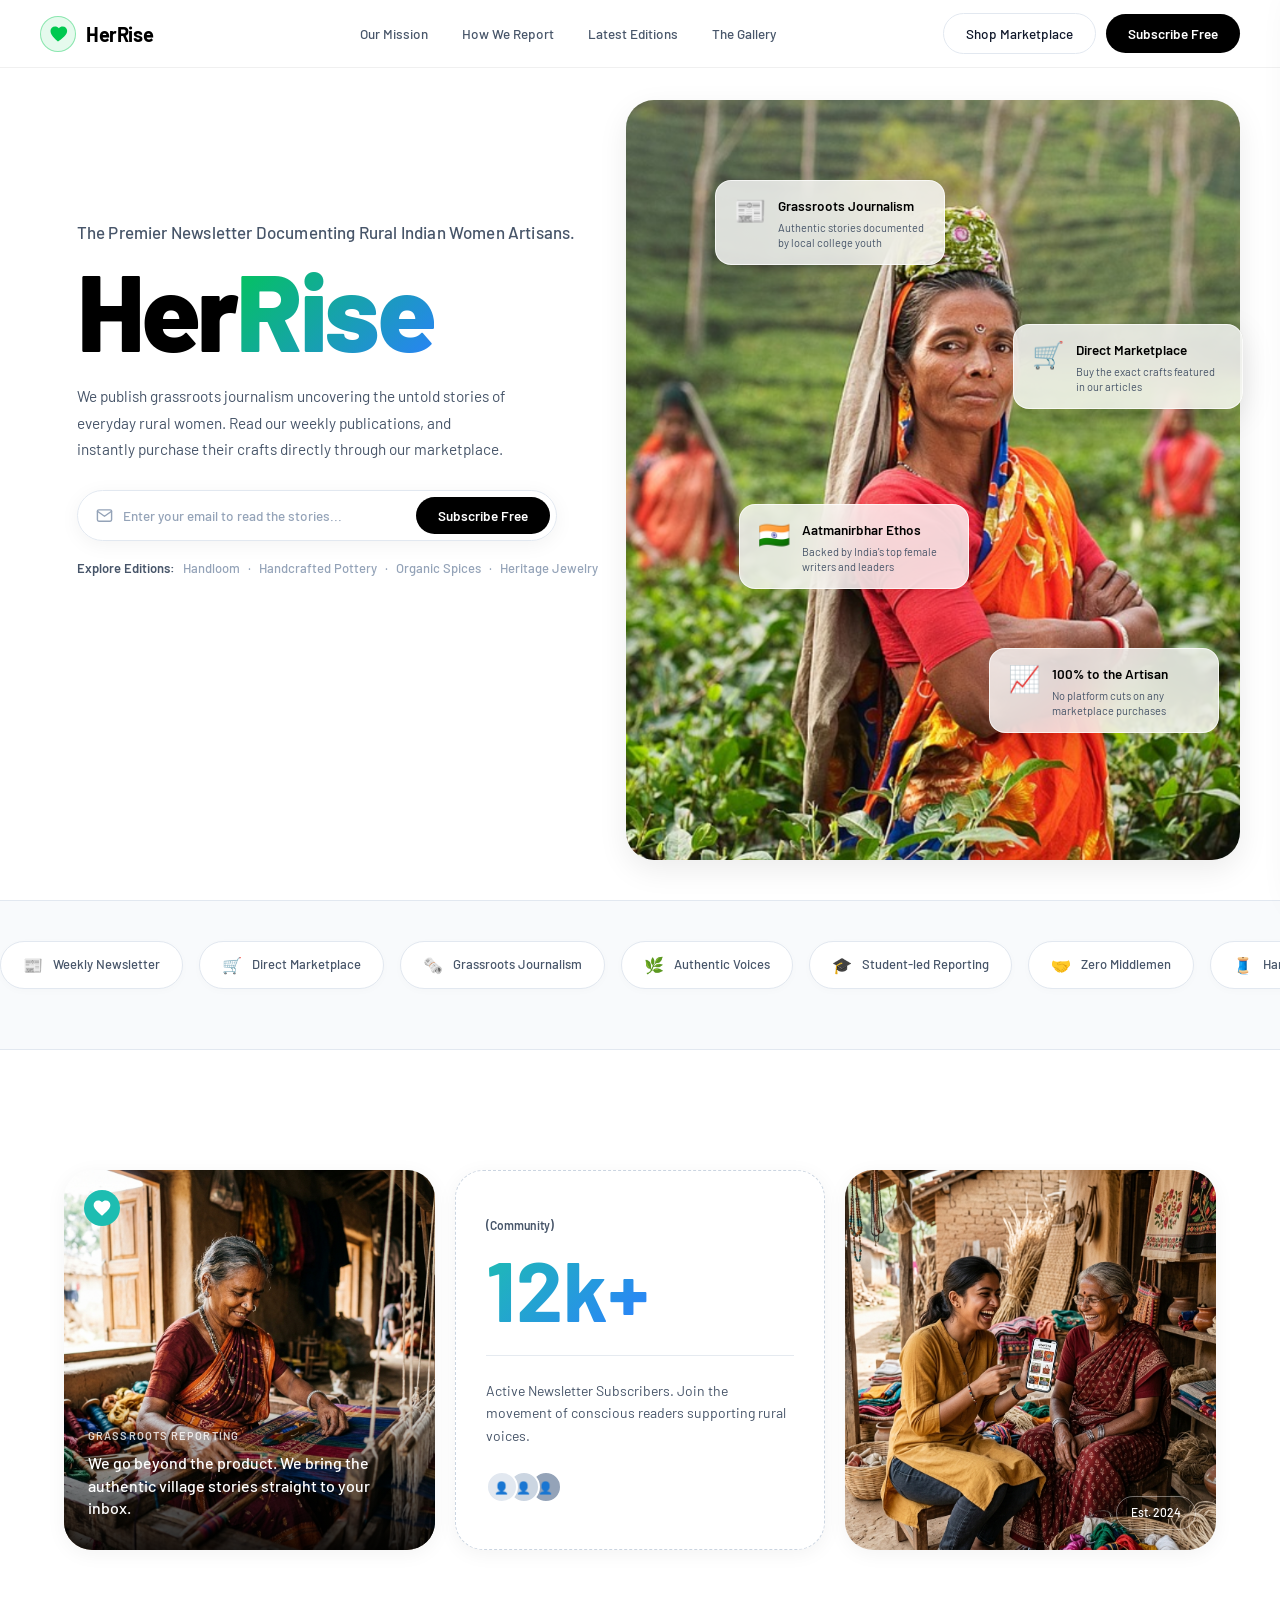
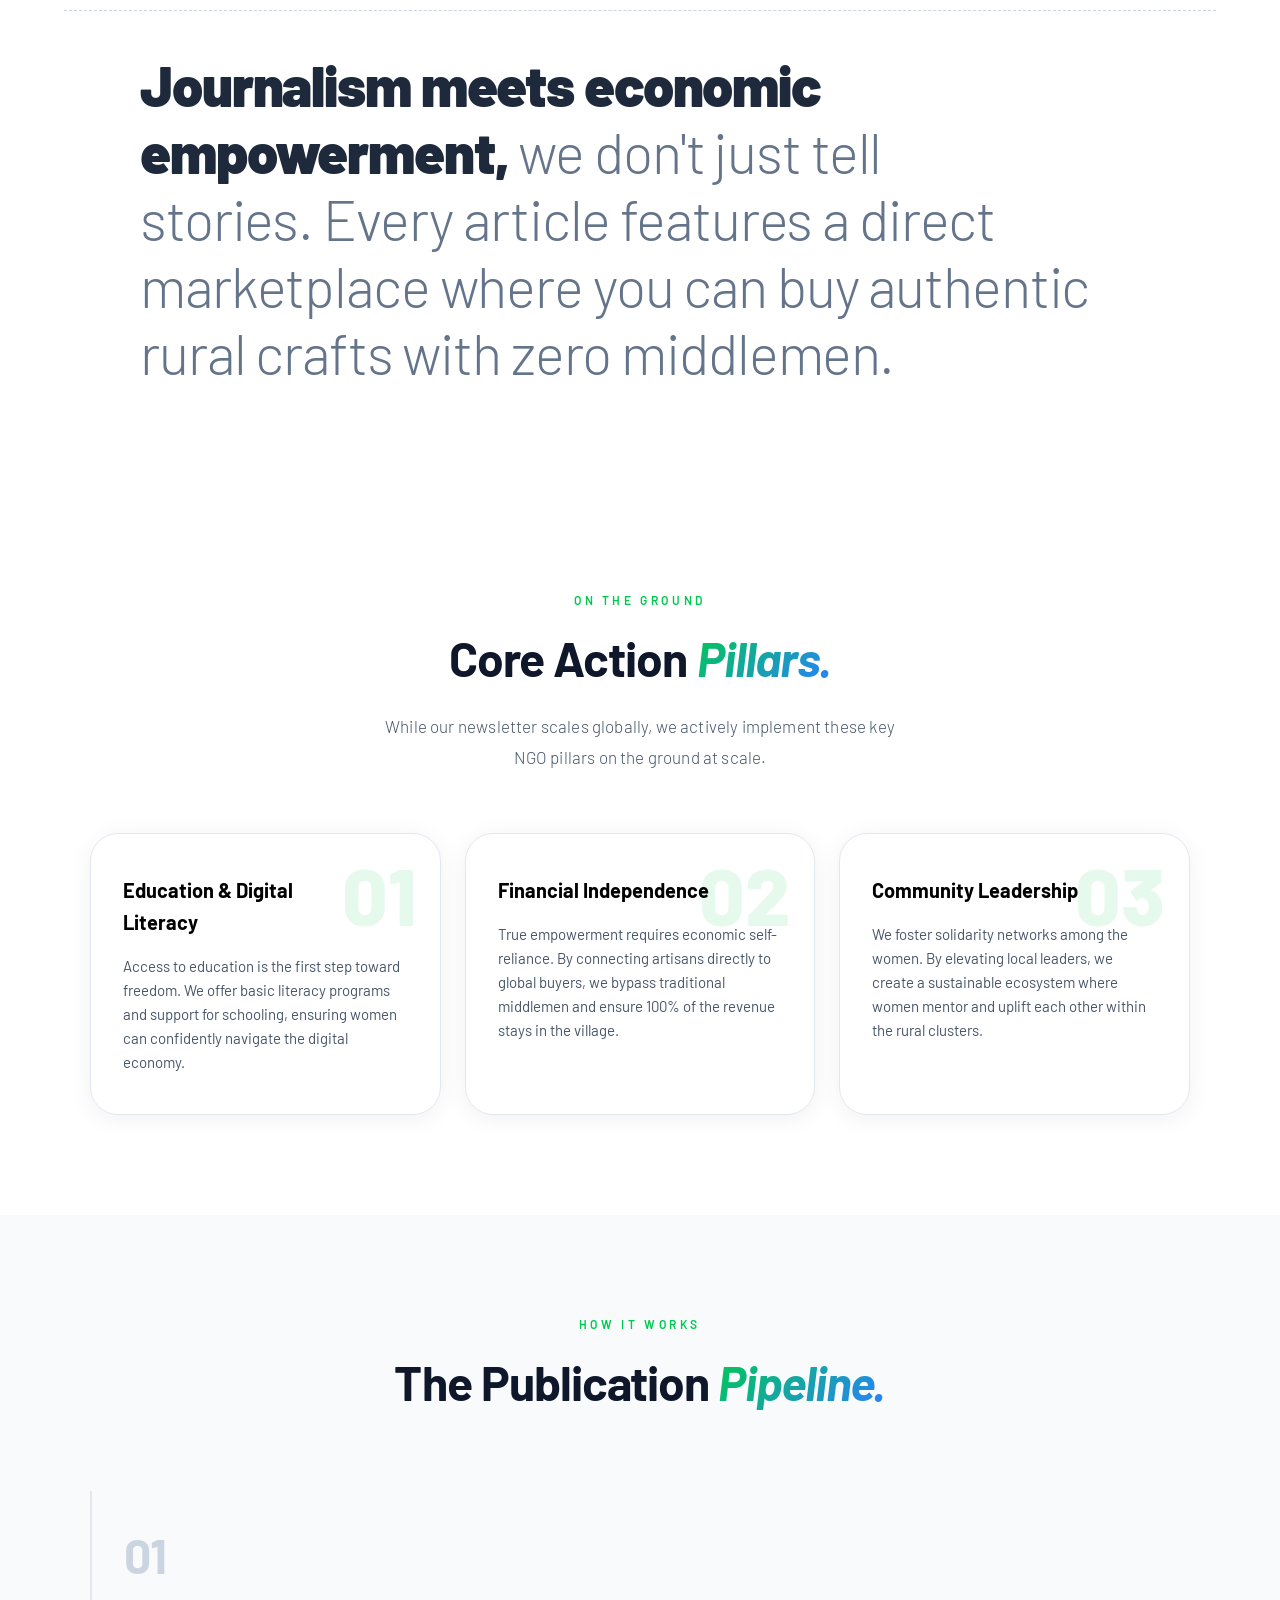
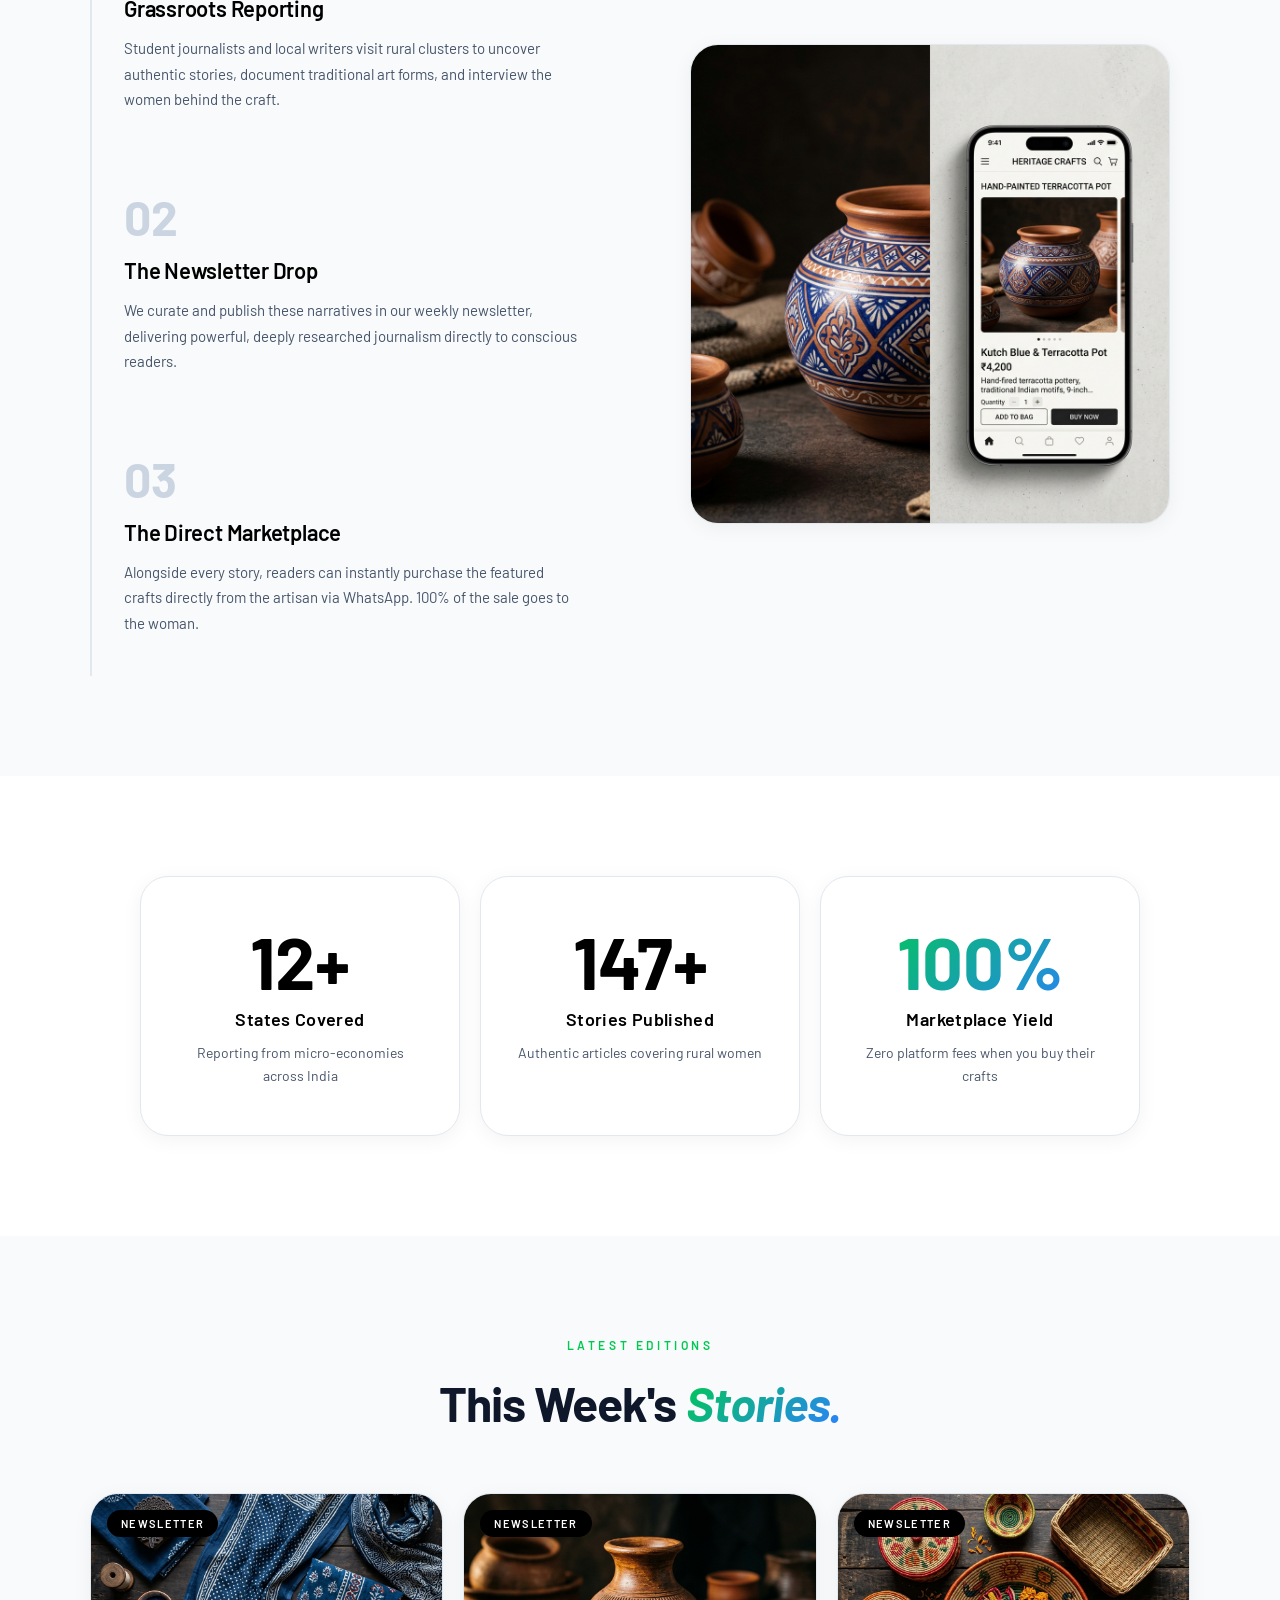
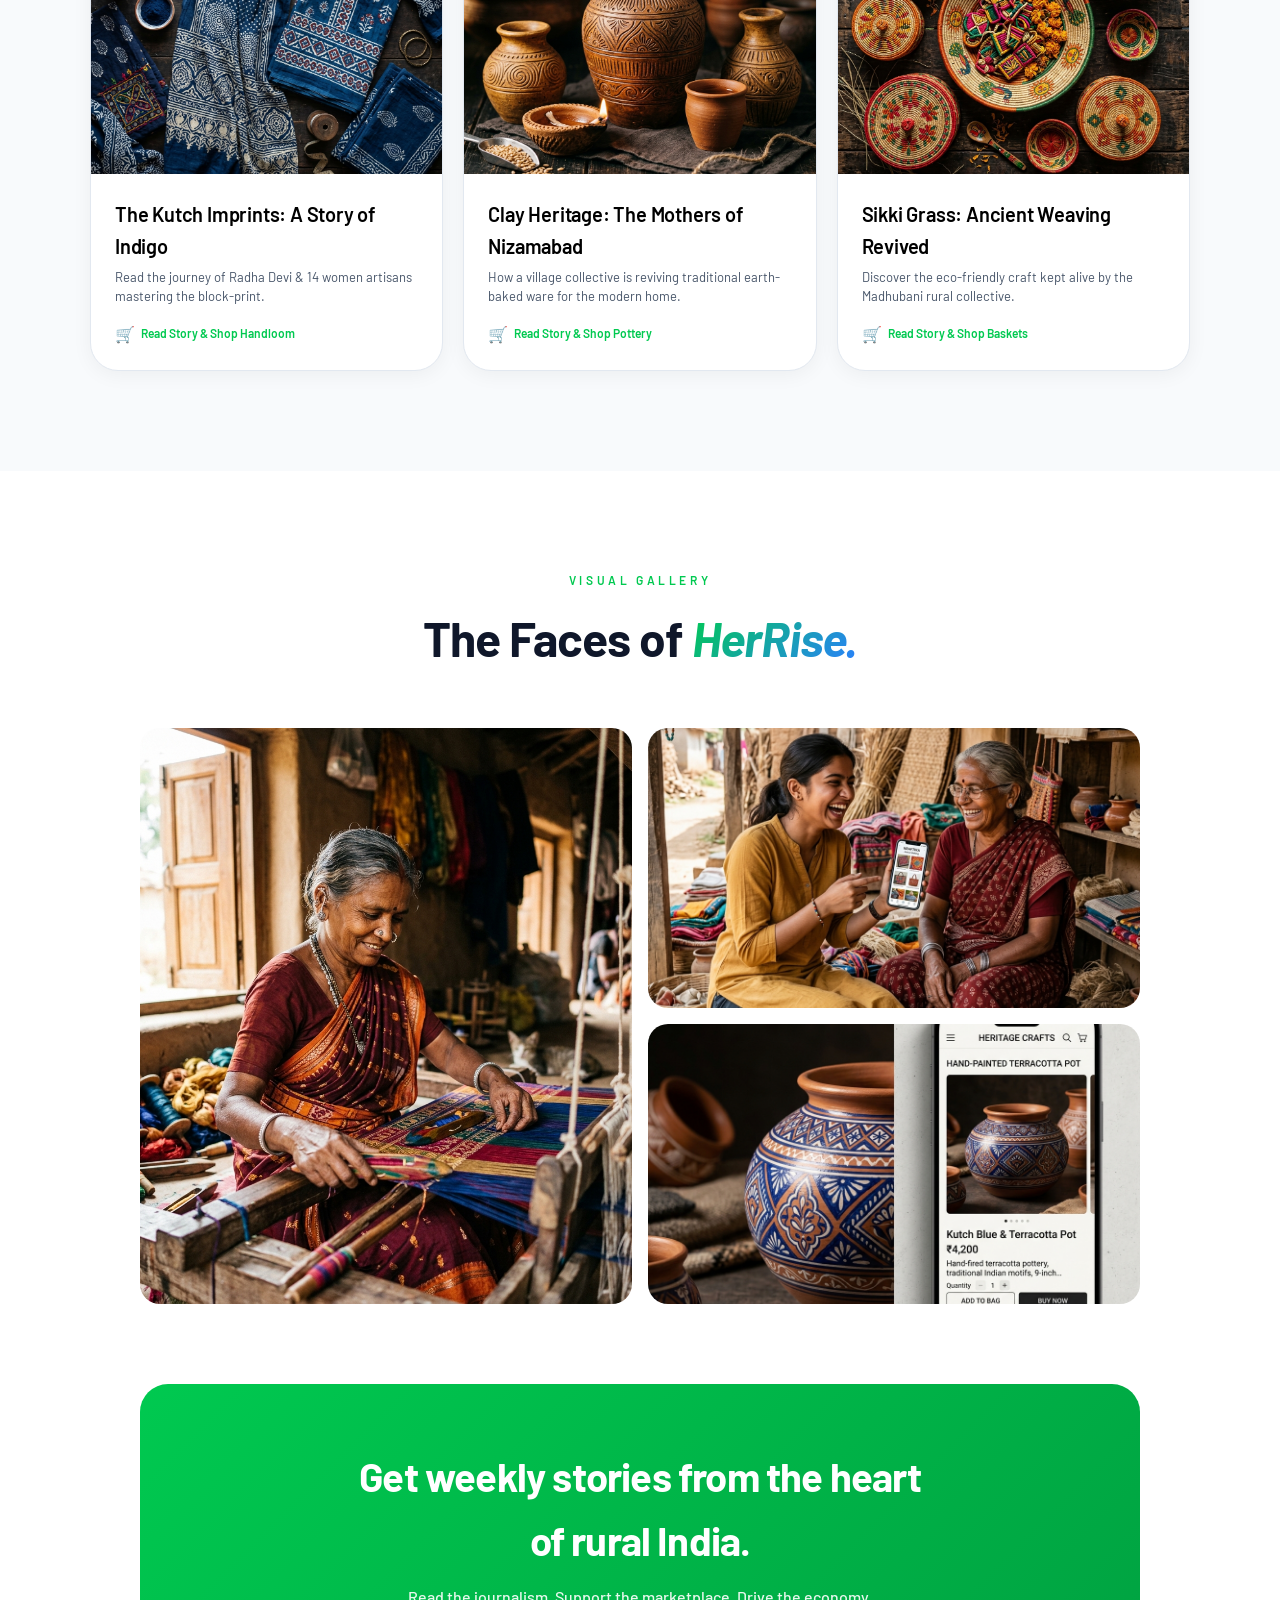
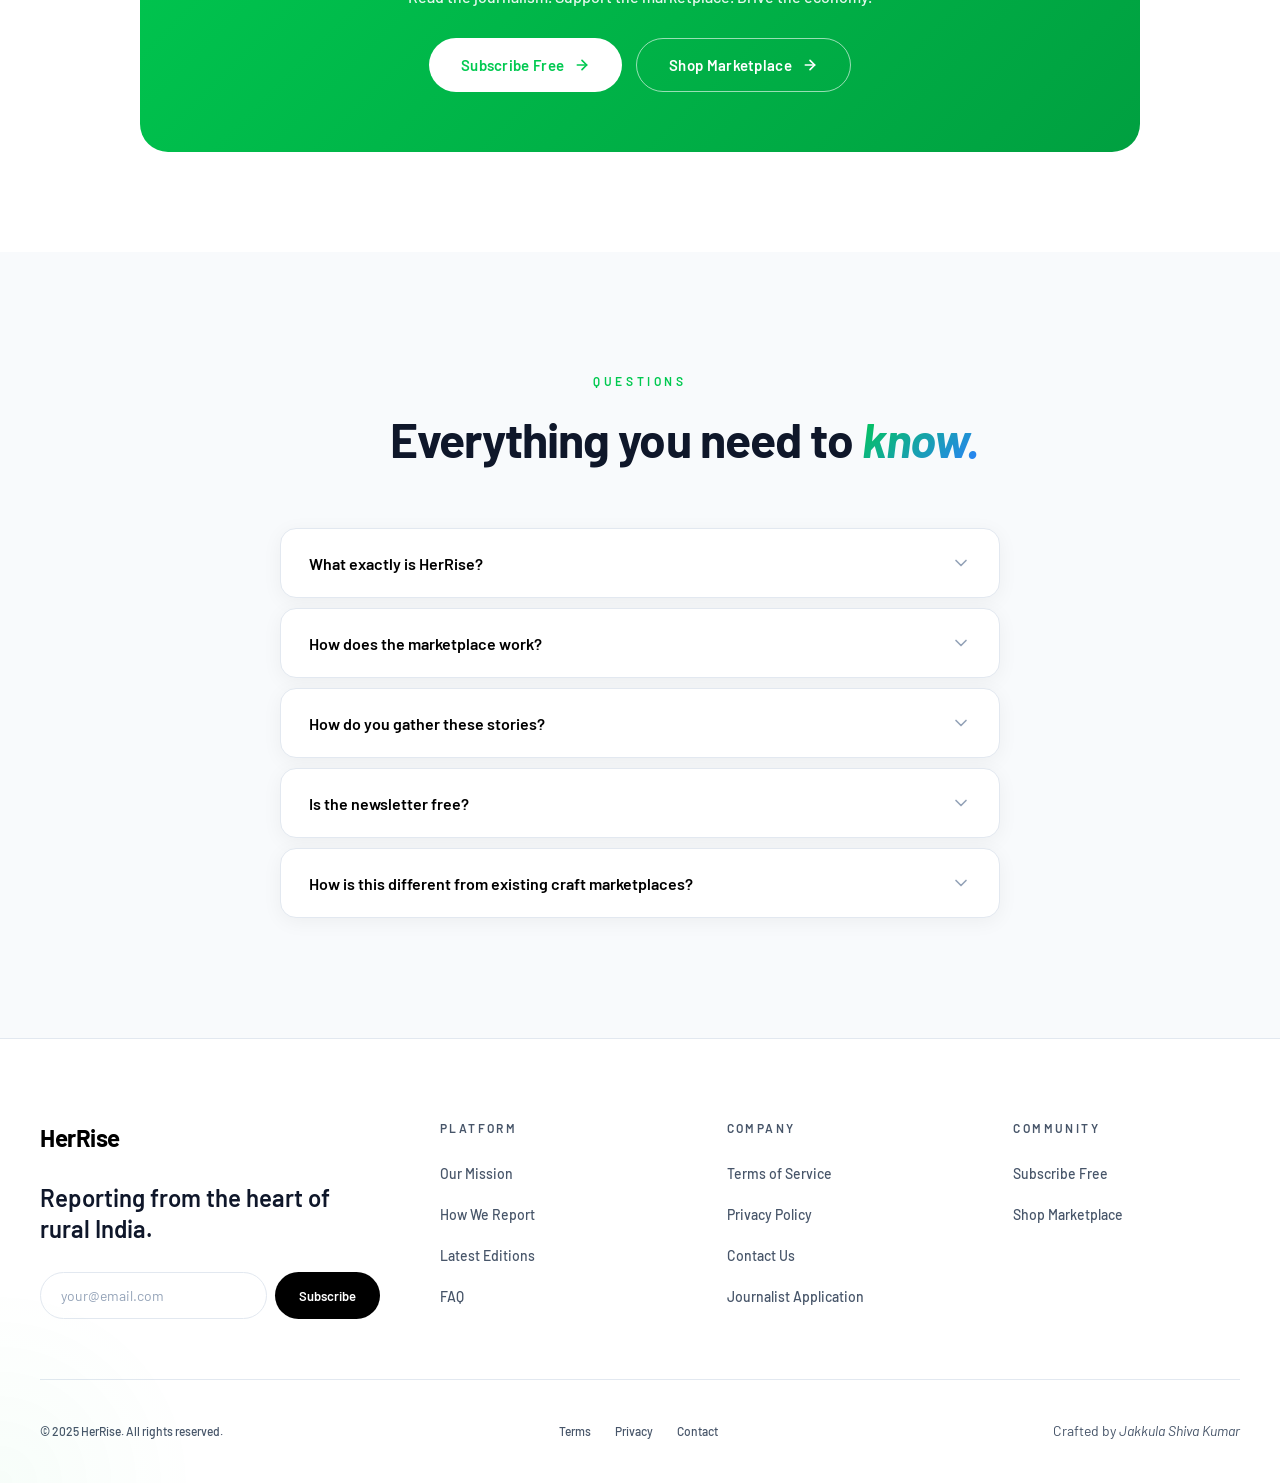
<file: index.html>
<!DOCTYPE html>
<html lang="en">

<head>
    <meta charset="UTF-8">
    <meta name="viewport" content="width=device-width, initial-scale=1.0">
    <title>HerRise — Stories of Rural Women Artisans & Direct Marketplace</title>
    <meta name="description"
        content="Subscribe to the HerRise newsletter for authentic stories of rural Indian women artisans. Read the story, then shop their craft directly from our marketplace.">
    <meta name="keywords"
        content="HerRise, newsletter, journalism, rural women artisans, direct marketplace, Indian crafts, women empowerment, student journalists">
    <meta name="author" content="Jakkula Shiva Kumar">
    <meta name="theme-color" content="#ffffff">

    <meta property="og:title" content="HerRise — Stories of Rural Women Artisans">
    <meta property="og:description"
        content="We publish grassroots journalism uncovering the untold stories of rural women. Read their weekly stories, and purchase their crafts directly.">
    <meta property="og:type" content="website">

    <link rel="preconnect" href="https://fonts.googleapis.com">
    <link rel="preconnect" href="https://fonts.gstatic.com" crossorigin>
    <link href="https://fonts.googleapis.com/css2?family=Barlow:wght@300;400;500;600;700;800&display=swap"
        rel="stylesheet">
    <link rel="stylesheet" href="styles.css">
</head>

<body>

    <!-- ========== NAVBAR ========== -->
    <nav id="nav" class="hr-nav">
        <a href="#" class="hr-nav-logo">
            <span class="hr-logo-icon">
                <svg viewBox="0 0 24 24" fill="none" xmlns="http://www.w3.org/2000/svg">
                    <path
                        d="M12 21C12 21 3 14.5 3 8.5C3 5.42 5.42 3 8.5 3C10.24 3 11.91 3.81 13 5.09C14.09 3.81 15.76 3 17.5 3C20.58 3 23 5.42 23 8.5C23 14.5 12 21 12 21Z"
                        fill="#00C950" stroke="none" />
                </svg>
            </span>
            <span class="hr-logo-text">HerRise</span>
        </a>
        <div class="hr-nav-links">
            <a href="#impact">Our Mission</a>
            <a href="#pipeline">How We Report</a>
            <a href="#microbrands">Latest Editions</a>
            <a href="#legacy">The Gallery</a>
        </div>
        <div class="hr-nav-actions">
            <a href="#subscribe-form" class="hr-btn-outline">Shop Marketplace</a>
            <a href="#subscribe-form" class="hr-btn-solid">Subscribe Free</a>
        </div>
        <button class="hamburger" id="hamburger" aria-label="Menu">
            <span></span><span></span><span></span>
        </button>
    </nav>

    <!-- Backdrop (closes drawer when clicked) -->
    <div class="menu-backdrop" id="menu-backdrop"></div>

    <!-- ========== MOBILE MENU ========== -->
    <div class="mobile-menu" id="mobile-menu">
        <!-- Drawer Header -->
        <div class="mobile-menu-header">
            <a href="#" class="mobile-menu-logo">HerRise</a>
            <button class="mobile-menu-close-btn" id="mobile-menu-close" aria-label="Close menu">✕</button>
        </div>
        <!-- Nav Links -->
        <a href="#impact">Our Mission</a>
        <a href="#pipeline">How We Report</a>
        <a href="#microbrands">Latest Editions</a>
        <a href="#legacy">The Gallery</a>
        <a href="#faq">FAQ</a>
        <a href="terms.html">Legal</a>
        <!-- CTAs pinned to bottom -->
        <div class="mobile-menu-cta">
            <a href="#subscribe-form" class="mobile-cta-secondary">Shop Marketplace</a>
            <a href="#subscribe-form" class="mobile-cta-primary">Subscribe Free</a>
        </div>
    </div>

    <main>

        <!-- ========== HERO ========== -->
        <section class="hr-hero" id="hero">
            <div class="hr-hero-bg">
                <img src="screenshots/hero-bg.png" alt="Rural Indian Community" class="hr-hero-photo">
                <div class="hr-hero-overlay"></div>
            </div>

            <div class="hr-hero-content">
                <p class="hr-hero-subtitle">The Premier Newsletter Documenting Rural Indian Women Artisans.
                </p>
                <h1 class="hr-hero-headline">Her<span class="hr-headline-accent">Rise</span></h1>
                <p class="hr-hero-desc">
                    We publish grassroots journalism uncovering the untold stories of everyday rural women. Read our
                    weekly publications, and instantly purchase their crafts directly through our marketplace.
                </p>

                <div class="hr-search-bar">
                    <svg class="hr-search-icon" viewBox="0 0 24 24" fill="none" stroke="currentColor" stroke-width="2"
                        stroke-linecap="round" stroke-linejoin="round">
                        <path d="M4 4h16c1.1 0 2 .9 2 2v12c0 1.1-.9 2-2 2H4c-1.1 0-2-.9-2-2V6c0-1.1.9-2 2-2z" />
                        <polyline points="22,6 12,13 2,6" />
                    </svg>
                    <input type="email" placeholder="Enter your email to read the stories..." class="hr-search-input"
                        id="hero-email">
                    <button class="hr-search-btn">Subscribe Free</button>
                </div>

                <div class="hr-popular">
                    <span class="hr-popular-label">Explore Editions:</span>
                    <a href="#" class="hr-tag">Handloom</a>
                    <span class="hr-dot-sep">·</span>
                    <a href="#" class="hr-tag">Handcrafted Pottery</a>
                    <span class="hr-dot-sep">·</span>
                    <a href="#" class="hr-tag">Organic Spices</a>
                    <span class="hr-dot-sep">·</span>
                    <a href="#" class="hr-tag">Heritage Jewelry</a>
                </div>
            </div>

            <div class="hr-badges">
                <div class="hr-badge-card">
                    <div class="hr-badge-icon">📰</div>
                    <div class="hr-badge-text">
                        <span class="hr-badge-title">Grassroots Journalism</span>
                        <span class="hr-badge-sub">Authentic stories documented by local college youth</span>
                    </div>
                </div>
                <div class="hr-badge-card">
                    <div class="hr-badge-icon">🛒</div>
                    <div class="hr-badge-text">
                        <span class="hr-badge-title">Direct Marketplace</span>
                        <span class="hr-badge-sub">Buy the exact crafts featured in our articles</span>
                    </div>
                </div>
                <div class="hr-badge-card">
                    <div class="hr-badge-icon">🇮🇳</div>
                    <div class="hr-badge-text">
                        <span class="hr-badge-title">Aatmanirbhar Ethos</span>
                        <span class="hr-badge-sub">Backed by India's top female writers and leaders</span>
                    </div>
                </div>
                <div class="hr-badge-card">
                    <div class="hr-badge-icon">📈</div>
                    <div class="hr-badge-text">
                        <span class="hr-badge-title">100% to the Artisan</span>
                        <span class="hr-badge-sub">No platform cuts on any marketplace purchases</span>
                    </div>
                </div>
            </div>
        </section>

        <!-- ========== MARQUEE ========== -->
        <div class="marquee-section">
            <div class="marquee-track">
                <div class="marquee-item"><span class="emoji">📰</span> Weekly Newsletter</div>
                <div class="marquee-item"><span class="emoji">🛒</span> Direct Marketplace</div>
                <div class="marquee-item"><span class="emoji">🗞️</span> Grassroots Journalism</div>
                <div class="marquee-item"><span class="emoji">🌿</span> Authentic Voices</div>
                <div class="marquee-item"><span class="emoji">🎓</span> Student-led Reporting</div>
                <div class="marquee-item"><span class="emoji">🤝</span> Zero Middlemen</div>
                <div class="marquee-item"><span class="emoji">🧵</span> Handloom Stories</div>
                <div class="marquee-item"><span class="emoji">🏺</span> Pottery Legacies</div>
                <div class="marquee-item"><span class="emoji">💪</span> Women Empowerment</div>
                <div class="marquee-item"><span class="emoji">🇮🇳</span> Aatmanirbhar Bharat</div>
            </div>
        </div>

        <!-- ========== SECTION 1: IMPACT & NARRATIVE ========== -->
        <section class="impact-section" id="impact">
            <div class="impact-grid">
                <!-- Left Image Card -->
                <div class="impact-card impact-card-img reveal">
                    <div class="impact-badge-icon">
                        <svg viewBox="0 0 24 24" fill="white" stroke="none">
                            <path
                                d="M12 21.35l-1.45-1.32C5.4 15.36 2 12.28 2 8.5 2 5.42 4.42 3 7.5 3c1.74 0 3.41.81 4.5 2.09C13.09 3.81 14.76 3 16.5 3 19.58 3 22 5.42 22 8.5c0 3.78-3.4 6.86-8.55 11.54L12 21.35z" />
                        </svg>
                    </div>
                    <img src="screenshots/artisan-handloom.png" alt="Rural woman artisan working on handloom">
                    <div class="impact-card-overlay">
                        <span class="impact-small-label">Grassroots Reporting</span>
                        <p class="impact-card-overlay-text">We go beyond the product. We bring the authentic village
                            stories straight to your inbox.</p>
                    </div>
                </div>

                <!-- Center Stat -->
                <div class="impact-card impact-card-stat reveal delay-1">
                    <span class="stat-category">(Community)</span>
                    <div class="impact-stat-value">12k+</div>
                    <div class="stat-divider"></div>
                    <p class="impact-stat-desc">Active Newsletter Subscribers. Join the movement of conscious readers
                        supporting rural voices.</p>
                    <div class="stat-avatars">
                        <div class="stat-avatar-circle" style="background: #e2e8f0; z-index: 3;">👤</div>
                        <div class="stat-avatar-circle" style="background: #cbd5e1; z-index: 2;">👤</div>
                        <div class="stat-avatar-circle" style="background: #94a3b8; z-index: 1;">👤</div>
                    </div>
                </div>

                <!-- Right Image Card -->
                <div class="impact-card impact-card-img reveal delay-2">
                    <img src="screenshots/student-artisan.png" alt="Student storyteller with village artisan">
                    <span class="est-badge">Est. 2024</span>
                </div>
            </div>

            <div class="dashed-divider reveal delay-1"></div>

            <!-- Main Text Block -->
            <div class="impact-text reveal delay-2">
                <h2 class="section-heading-split">
                    <strong>Journalism meets economic empowerment,</strong>
                    <span class="light-text">we don't just tell stories. Every article features a direct marketplace
                        where you can buy authentic rural crafts with zero middlemen.</span>
                </h2>
            </div>
        </section>

        <!-- ========== ON GROUND PILLARS ========== -->
        <section class="pillars-section" id="pillars">
            <div class="pillars-header reveal">
                <div class="section-label-clash">ON THE GROUND</div>
                <h2 class="section-heading-clash" style="text-align:center">Core Action <em>Pillars.</em></h2>
                <p class="section-desc-body">While our newsletter scales globally, we actively implement these key NGO
                    pillars on the ground at scale.</p>
            </div>

            <div class="pillars-grid">
                <div class="pillar-card white-card reveal">
                    <div class="pillar-num">01</div>
                    <h3 class="pillar-title">Education & Digital Literacy</h3>
                    <p class="pillar-desc">Access to education is the first step toward freedom. We offer basic literacy
                        programs and support for schooling, ensuring women can confidently navigate the digital economy.
                    </p>
                </div>
                <div class="pillar-card white-card reveal delay-1">
                    <div class="pillar-num">02</div>
                    <h3 class="pillar-title">Financial Independence</h3>
                    <p class="pillar-desc">True empowerment requires economic self-reliance. By connecting artisans
                        directly to global buyers, we bypass traditional middlemen and ensure 100% of the revenue stays
                        in the village.</p>
                </div>
                <div class="pillar-card white-card reveal delay-2">
                    <div class="pillar-num">03</div>
                    <h3 class="pillar-title">Community Leadership</h3>
                    <p class="pillar-desc">We foster solidarity networks among the women. By elevating local leaders, we
                        create a sustainable ecosystem where women mentor and uplift each other within the rural
                        clusters.</p>
                </div>
            </div>
        </section>

        <!-- ========== SECTION 2: THE PIPELINE ========== -->
        <section class="pipeline-section" id="pipeline">
            <div class="pipeline-header reveal">
                <div class="section-label-clash">HOW IT WORKS</div>
                <h2 class="section-heading-clash" style="text-align:center">The Publication <em>Pipeline.</em></h2>
            </div>

            <div class="pipeline-grid">
                <div class="pipeline-steps">
                    <div class="pipeline-step reveal">
                        <div class="pipeline-step-num">01</div>
                        <div class="pipeline-step-content">
                            <h3 class="pipeline-step-title">Grassroots Reporting</h3>
                            <p class="pipeline-step-desc">Student journalists and local writers visit rural clusters to
                                uncover authentic stories, document traditional art forms, and interview the women
                                behind the craft.</p>
                        </div>
                        <div class="pipeline-step-line"></div>
                    </div>

                    <div class="pipeline-step reveal delay-1">
                        <div class="pipeline-step-num">02</div>
                        <div class="pipeline-step-content">
                            <h3 class="pipeline-step-title">The Newsletter Drop</h3>
                            <p class="pipeline-step-desc">We curate and publish these narratives in our weekly
                                newsletter, delivering powerful, deeply researched journalism directly to conscious
                                readers.</p>
                        </div>
                        <div class="pipeline-step-line"></div>
                    </div>

                    <div class="pipeline-step reveal delay-2">
                        <div class="pipeline-step-num">03</div>
                        <div class="pipeline-step-content">
                            <h3 class="pipeline-step-title">The Direct Marketplace</h3>
                            <p class="pipeline-step-desc">Alongside every story, readers can instantly purchase the
                                featured crafts directly from the artisan via WhatsApp. 100% of the sale goes to the
                                woman.</p>
                        </div>
                        <div class="pipeline-step-line"></div>
                    </div>
                </div>

                <div class="pipeline-visual reveal delay-1">
                    <div class="pipeline-visual-card white-card">
                        <img src="screenshots/pottery-digital.png" alt="Heritage pottery meets digital interface">
                    </div>
                </div>
            </div>
        </section>

        <!-- ========== SECTION 3: DATA GRID ========== -->
        <section class="data-section" id="data">
            <div class="data-grid">
                <div class="data-card white-card reveal">
                    <div class="data-value" data-count="12">12+</div>
                    <div class="data-title">States Covered</div>
                    <p class="data-desc">Reporting from micro-economies across India</p>
                </div>
                <div class="data-card white-card reveal delay-1">
                    <div class="data-value" data-count="150">150+</div>
                    <div class="data-title">Stories Published</div>
                    <p class="data-desc">Authentic articles covering rural women</p>
                </div>
                <div class="data-card white-card reveal delay-2">
                    <div class="data-value data-value-gradient">100%</div>
                    <div class="data-title">Marketplace Yield</div>
                    <p class="data-desc">Zero platform fees when you buy their crafts</p>
                </div>
            </div>
        </section>

        <!-- ========== SECTION 4: FEATURED MICROBRANDS ========== -->
        <section class="microbrands-section" id="microbrands">
            <div class="microbrands-header reveal">
                <div class="section-label-clash">LATEST EDITIONS</div>
                <h2 class="section-heading-clash" style="text-align:center">This Week's <em>Stories.</em></h2>
            </div>

            <div class="microbrands-grid">
                <!-- Card 1 -->
                <div class="microbrand-card white-card reveal">
                    <div class="microbrand-img">
                        <img src="screenshots/indigo-blockprint.png" alt="Indigo Block-Print Fabrics">
                        <span class="microbrand-tag">Newsletter</span>
                    </div>
                    <div class="microbrand-info">
                        <h3 class="microbrand-name">The Kutch Imprints: A Story of Indigo</h3>
                        <p class="microbrand-lead">Read the journey of Radha Devi & 14 women artisans mastering the
                            block-print.</p>
                        <div class="microbrand-rating">
                            <span class="rating-star">🛒</span>
                            <span class="rating-text" style="font-weight:600; color:var(--green);">Read Story & Shop
                                Handloom</span>
                        </div>
                    </div>
                </div>

                <!-- Card 2 -->
                <div class="microbrand-card white-card reveal delay-1">
                    <div class="microbrand-img">
                        <img src="screenshots/terracotta-pottery.png" alt="Natural Terracotta Pottery">
                        <span class="microbrand-tag">Newsletter</span>
                    </div>
                    <div class="microbrand-info">
                        <h3 class="microbrand-name">Clay Heritage: The Mothers of Nizamabad</h3>
                        <p class="microbrand-lead">How a village collective is reviving traditional earth-baked ware for
                            the modern home.</p>
                        <div class="microbrand-rating">
                            <span class="rating-star">🛒</span>
                            <span class="rating-text" style="font-weight:600; color:var(--green);">Read Story & Shop
                                Pottery</span>
                        </div>
                    </div>
                </div>

                <!-- Card 3 -->
                <div class="microbrand-card white-card reveal delay-2">
                    <div class="microbrand-img">
                        <img src="screenshots/sikki-baskets.png" alt="Hand-woven Grass Baskets">
                        <span class="microbrand-tag">Newsletter</span>
                    </div>
                    <div class="microbrand-info">
                        <h3 class="microbrand-name">Sikki Grass: Ancient Weaving Revived</h3>
                        <p class="microbrand-lead">Discover the eco-friendly craft kept alive by the Madhubani rural
                            collective.</p>
                        <div class="microbrand-rating">
                            <span class="rating-star">🛒</span>
                            <span class="rating-text" style="font-weight:600; color:var(--green);">Read Story & Shop
                                Baskets</span>
                        </div>
                    </div>
                </div>
            </div>
        </section>

        <!-- ========== SECTION 5: ARTISAN LEGACY GALLERY ========== -->
        <section class="legacy-section" id="legacy">
            <div class="legacy-header reveal">
                <div class="section-label-clash">VISUAL GALLERY</div>
                <h2 class="section-heading-clash" style="text-align:center">The Faces of <em>HerRise.</em></h2>
            </div>

            <div class="legacy-mosaic">
                <div class="mosaic-item mosaic-tall reveal">
                    <img src="screenshots/artisan-handloom.png" alt="Hands mixing organic spices">
                    <div class="mosaic-overlay">
                        <span>Heritage in every thread</span>
                    </div>
                </div>
                <div class="mosaic-item reveal delay-1">
                    <img src="screenshots/student-artisan.png" alt="Student and artisan collaboration">
                    <div class="mosaic-overlay">
                        <span>Journalists meeting artisans</span>
                    </div>
                </div>
                <div class="mosaic-item reveal delay-2">
                    <img src="screenshots/pottery-digital.png" alt="Heritage jewelry on modern display">
                    <div class="mosaic-overlay">
                        <span>Tradition meets technology</span>
                    </div>
                </div>
            </div>

            <!-- CTA Banner -->
            <div class="legacy-banner reveal">
                <div class="legacy-banner-content">
                    <h3 class="legacy-banner-heading">Get weekly stories from the heart of rural India.</h3>
                    <p class="legacy-banner-desc">Read the journalism. Support the marketplace. Drive the economy.</p>
                    <div class="legacy-banner-actions">
                        <a href="#subscribe-form" class="hr-cta-btn">Subscribe Free
                            <svg width="16" height="16" viewBox="0 0 24 24" fill="none" stroke="currentColor"
                                stroke-width="2.5" stroke-linecap="round" stroke-linejoin="round">
                                <line x1="5" y1="12" x2="19" y2="12"></line>
                                <polyline points="12 5 19 12 12 19"></polyline>
                            </svg>
                        </a>
                        <a href="#subscribe-form" class="hr-cta-btn hr-cta-btn-outline">Shop Marketplace
                            <svg width="16" height="16" viewBox="0 0 24 24" fill="none" stroke="currentColor"
                                stroke-width="2.5" stroke-linecap="round" stroke-linejoin="round">
                                <line x1="5" y1="12" x2="19" y2="12"></line>
                                <polyline points="12 5 19 12 12 19"></polyline>
                            </svg>
                        </a>
                    </div>
                </div>
            </div>
        </section>

        <!-- ========== FAQ ========== -->
        <section class="faq-section" id="faq">
            <div class="faq-header reveal">
                <div class="section-label-clash">QUESTIONS</div>
                <h2 class="section-heading-clash" style="text-align:center">Everything you need to <em>know.</em></h2>
            </div>

            <div class="faq-list">
                <div class="faq-item white-card reveal">
                    <button class="faq-question" aria-expanded="false">
                        What exactly is HerRise?
                        <svg class="faq-chevron" viewBox="0 0 24 24" fill="none" stroke="currentColor" stroke-width="2"
                            stroke-linecap="round" stroke-linejoin="round">
                            <polyline points="6 9 12 15 18 9" />
                        </svg>
                    </button>
                    <div class="faq-answer">
                        <div class="faq-answer-inner">HerRise is a digital publication and newsletter dedicated to
                            sharing the untold stories of rural Indian women artisans. But we go beyond journalism —
                            alongside every story, we provide a direct marketplace for readers to purchase the crafts
                            featured in the article, bypassing traditional middlemen entirely.</div>
                    </div>
                </div>

                <div class="faq-item white-card reveal delay-1">
                    <button class="faq-question" aria-expanded="false">
                        How does the marketplace work?
                        <svg class="faq-chevron" viewBox="0 0 24 24" fill="none" stroke="currentColor" stroke-width="2"
                            stroke-linecap="round" stroke-linejoin="round">
                            <polyline points="6 9 12 15 18 9" />
                        </svg>
                    </button>
                    <div class="faq-answer">
                        <div class="faq-answer-inner">When you read an article in our newsletter, you'll see a link to
                            buy the artisan's products directly. This connects you straight to their WhatsApp or digital
                            portfolio. 100% of the sale goes directly to the woman. HerRise takes zero platform fees.
                        </div>
                    </div>
                </div>

                <div class="faq-item white-card reveal delay-2">
                    <button class="faq-question" aria-expanded="false">
                        How do you gather these stories?
                        <svg class="faq-chevron" viewBox="0 0 24 24" fill="none" stroke="currentColor" stroke-width="2"
                            stroke-linecap="round" stroke-linejoin="round">
                            <polyline points="6 9 12 15 18 9" />
                        </svg>
                    </button>
                    <div class="faq-answer">
                        <div class="faq-answer-inner">We partner with college student journalists and local writers who
                            visit rural clusters. They map the micro-economies, document the art forms, and interview
                            the women to ensure every narrative is authentic and rooted in truth.</div>
                    </div>
                </div>

                <div class="faq-item white-card reveal delay-3">
                    <button class="faq-question" aria-expanded="false">
                        Is the newsletter free?
                        <svg class="faq-chevron" viewBox="0 0 24 24" fill="none" stroke="currentColor" stroke-width="2"
                            stroke-linecap="round" stroke-linejoin="round">
                            <polyline points="6 9 12 15 18 9" />
                        </svg>
                    </button>
                    <div class="faq-answer">
                        <div class="faq-answer-inner">Yes! Our daily/weekly newsletter is completely free to read. We
                            believe in economic solidarity, not charity. By subscribing and sharing their stories, you
                            amplify their reach to conscious consumers. And if you choose to buy, you're directly
                            supporting their craft.</div>
                    </div>
                </div>

                <div class="faq-item white-card reveal delay-4">
                    <button class="faq-question" aria-expanded="false">
                        How is this different from existing craft marketplaces?
                        <svg class="faq-chevron" viewBox="0 0 24 24" fill="none" stroke="currentColor" stroke-width="2"
                            stroke-linecap="round" stroke-linejoin="round">
                            <polyline points="6 9 12 15 18 9" />
                        </svg>
                    </button>
                    <div class="faq-answer">
                        <div class="faq-answer-inner">We are a publication first. We focus on the woman and her story
                            before the product. Traditional platforms act as middlemen, taking 15-40% commissions. We
                            just provide the journalistic storytelling and the direct marketplace infrastructure — then
                            step back so she keeps 100% of the value.</div>
                    </div>
                </div>
            </div>
        </section>

    </main>

    <!-- ========== FOOTER ========== -->
    <footer>
        <div class="footer-grid">
            <div>
                <a href="#" class="footer-logo">HerRise</a>
                <h3 class="footer-heading">Reporting from the heart of rural India.</h3>
                <div class="footer-email-wrap" style="flex-direction: column; align-items: flex-start;">
                    <form id="subscribe-form" style="display: flex; width: 100%; gap: 8px;">
                        <input type="email" id="subscriber-email" class="footer-email" placeholder="your@email.com"
                            required aria-label="Email" style="margin-bottom: 0;">
                        <button type="submit" class="footer-subscribe" id="subscribe-btn">Subscribe</button>
                    </form>
                    <div id="subscribe-msg" style="display: none; font-size: 13px; color: #00C950; margin-top: 12px;">✅
                        Subscribed successfully!</div>
                </div>
            </div>
            <div class="footer-col">
                <h5>Platform</h5>
                <ul>
                    <li><a href="#impact">Our Mission</a></li>
                    <li><a href="#pipeline">How We Report</a></li>
                    <li><a href="#microbrands">Latest Editions</a></li>
                    <li><a href="#faq">FAQ</a></li>
                </ul>
            </div>
            <div class="footer-col">
                <h5>Company</h5>
                <ul>
                    <li><a href="terms.html">Terms of Service</a></li>
                    <li><a href="privacy.html">Privacy Policy</a></li>
                    <li><a href="mailto:shiva547337@gmail.com">Contact Us</a></li>
                    <li><a href="#subscribe-form">Journalist Application</a></li>
                </ul>
            </div>
            <div class="footer-col">
                <h5>Community</h5>
                <ul>
                    <li><a href="#subscribe-form">Subscribe Free</a></li>
                    <li><a href="#microbrands">Shop Marketplace</a></li>
                </ul>
            </div>
        </div>
        <div class="footer-bottom">
            <span class="footer-copy">© 2025 HerRise. All rights reserved.</span>
            <div class="footer-links">
                <a href="terms.html">Terms</a>
                <a href="privacy.html">Privacy</a>
                <a href="mailto:shiva547337@gmail.com">Contact</a>
            </div>
            <span class="footer-partners">
                Crafted by <em>Jakkula Shiva Kumar</em>
            </span>
        </div>
    </footer>

    <script src="script.js"></script>
</body>

</html>
</file>
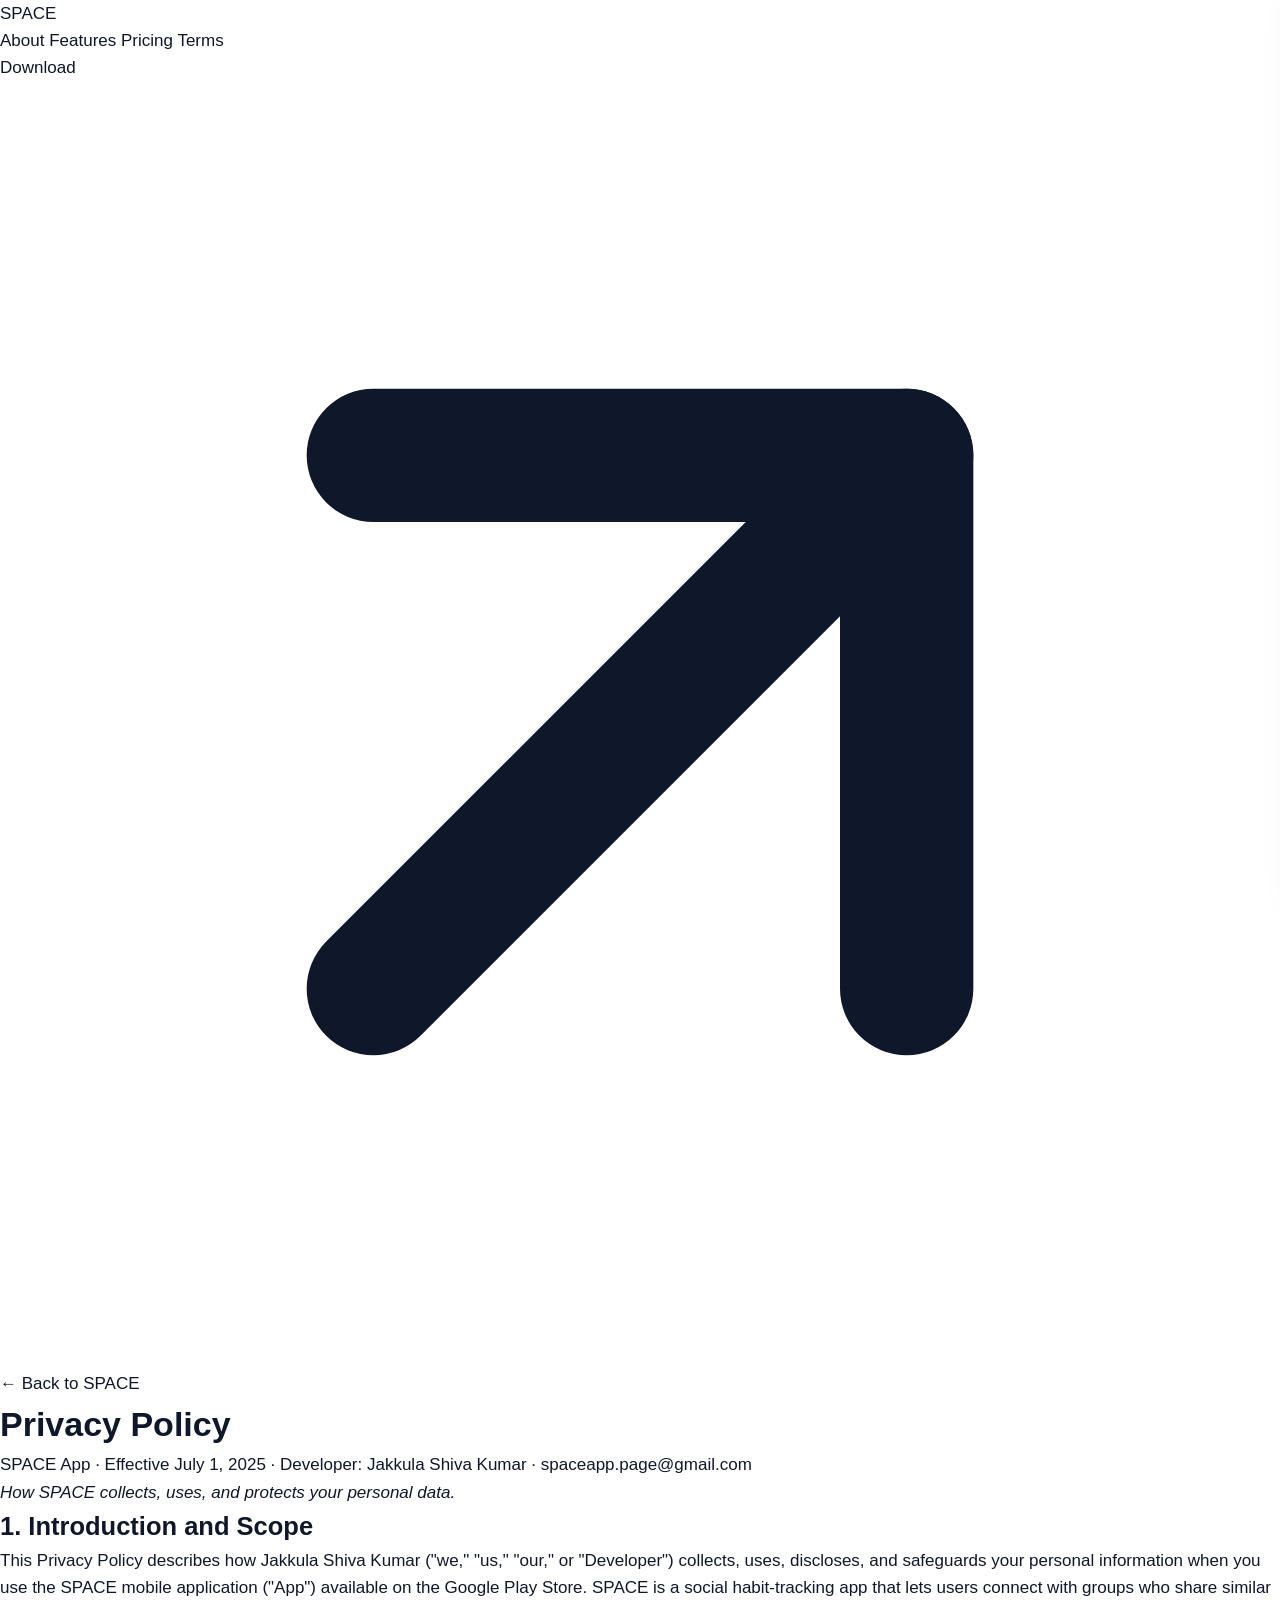
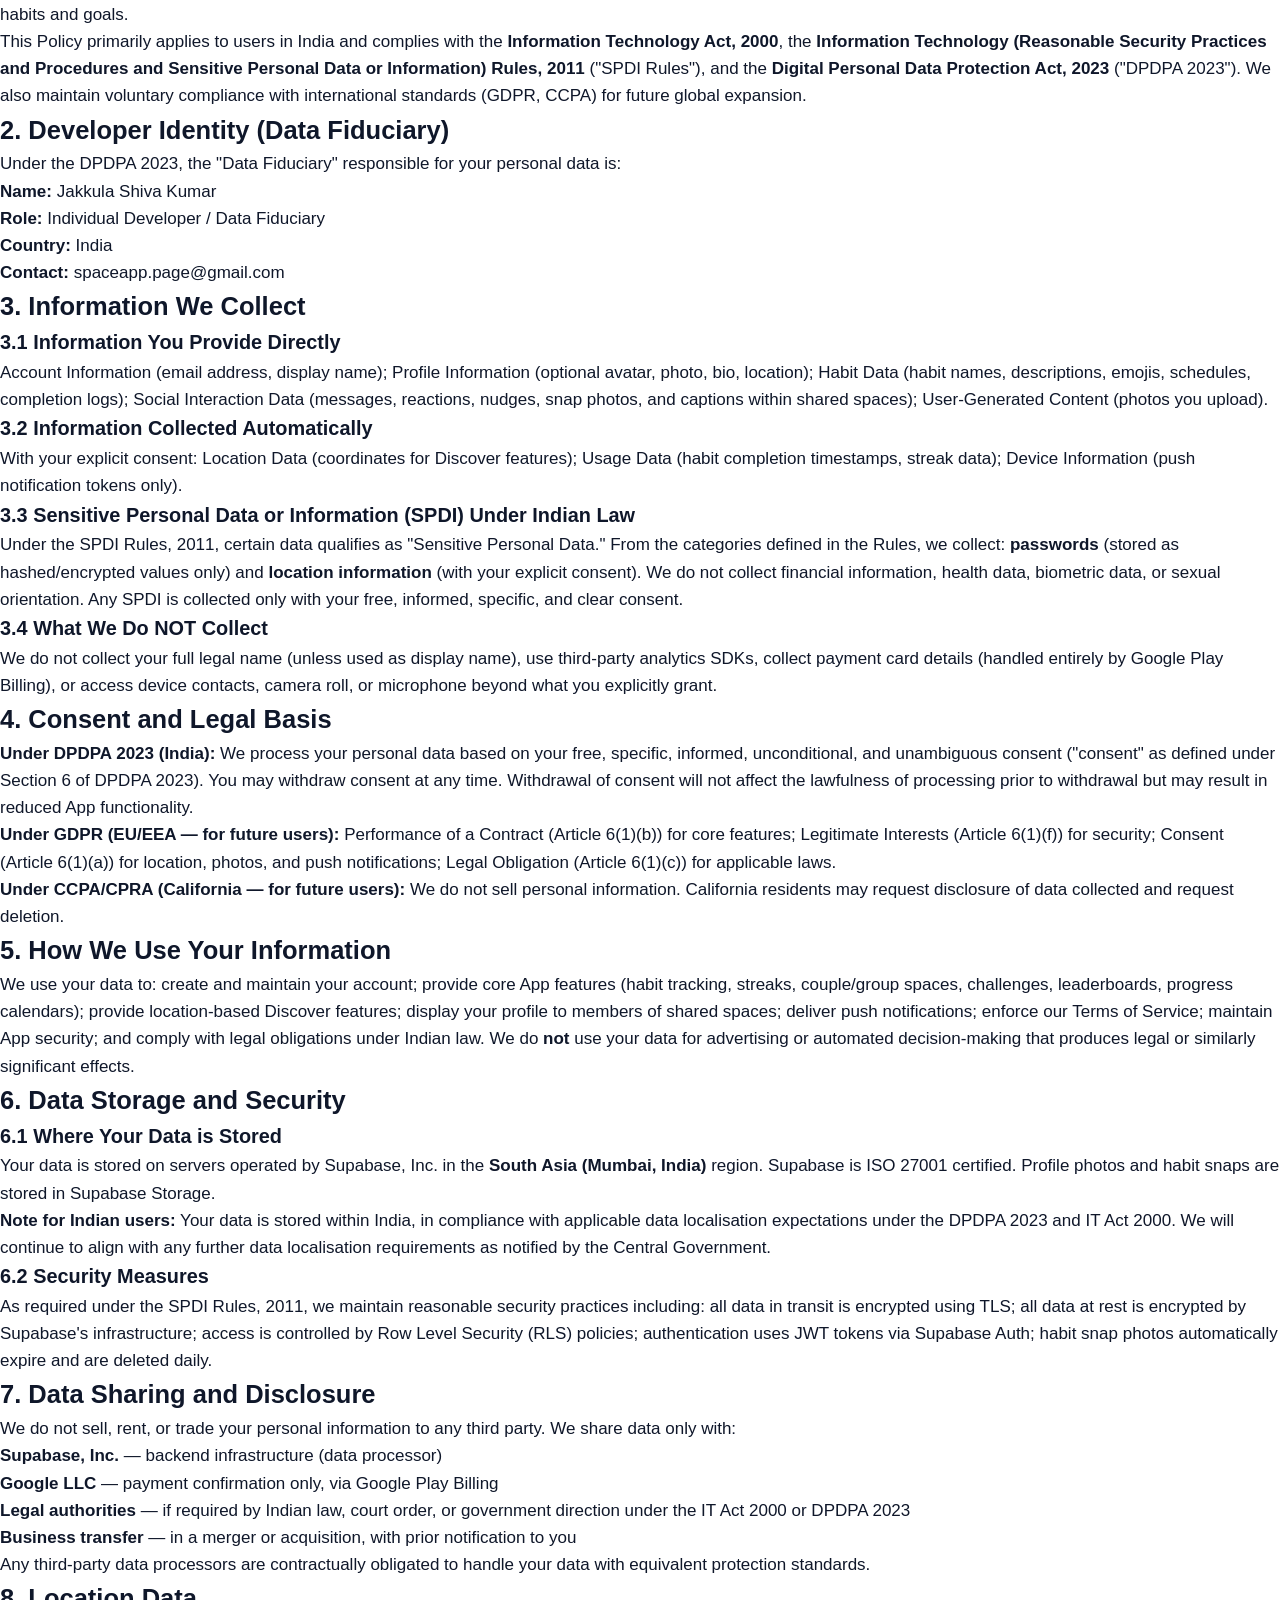
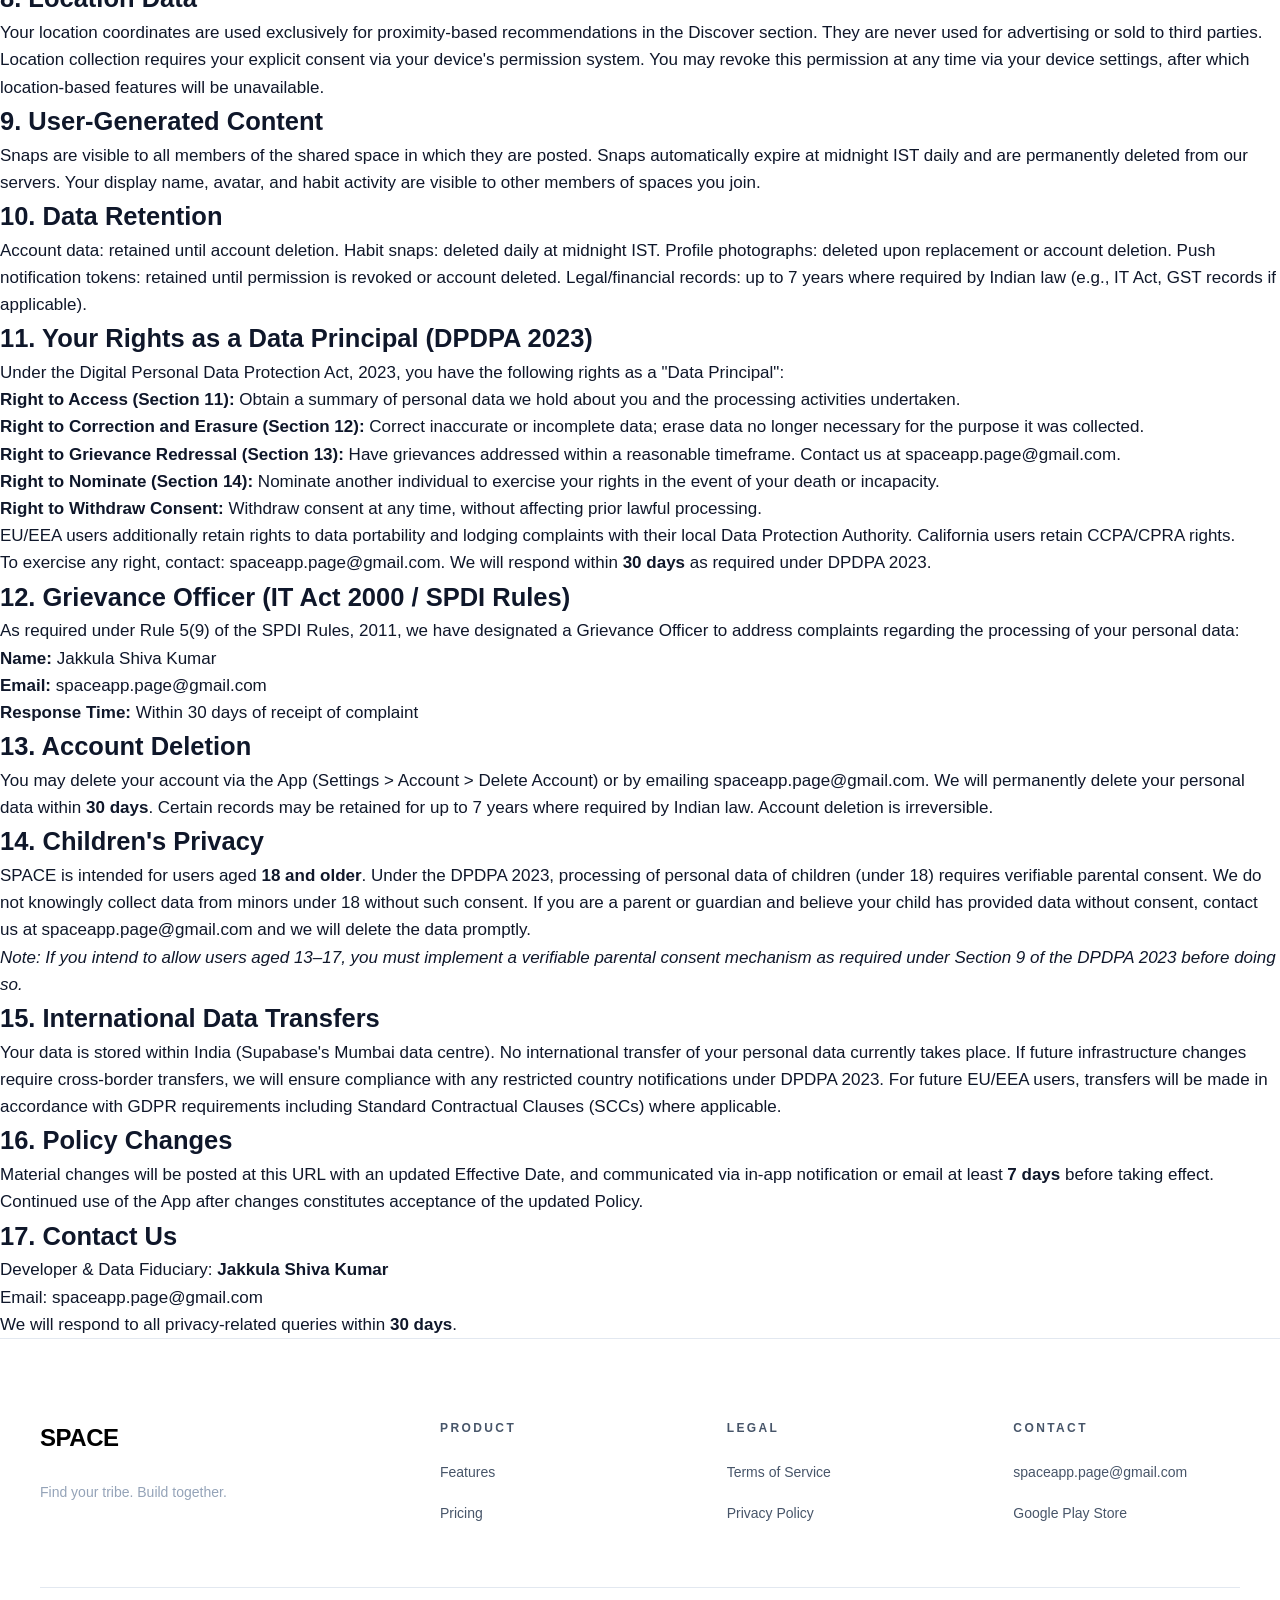
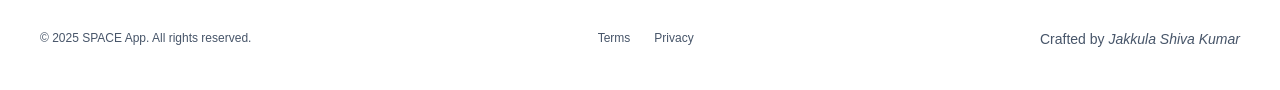
<file: privacy.html>
<!DOCTYPE html>
<html lang="en">

<head>
    <meta charset="UTF-8">
    <meta name="viewport" content="width=device-width, initial-scale=1.0">
    <title>Privacy Policy — SPACE App</title>
    <meta name="description"
        content="Privacy Policy for the SPACE habit tracking application. Learn how we collect, use, and protect your data.">
    <meta name="theme-color" content="#02040A">

    <link rel="preconnect" href="https://fonts.googleapis.com">
    <link rel="preconnect" href="https://fonts.gstatic.com" crossorigin>
    <link rel="stylesheet" href="styles.css">
</head>

<body>

    <!-- NAV -->
    <nav id="nav">
        <a href="index.html" class="nav-logo">SPACE</a>
        <div class="nav-pill liquid-glass">
            <div class="nav-links">
                <a href="index.html#showcase">About</a>
                <a href="index.html#features">Features</a>
                <a href="index.html#pricing">Pricing</a>
                <a href="terms.html">Terms</a>
            </div>
            <a href="https://play.google.com/store" target="_blank" class="nav-cta">
                Download
                <svg viewBox="0 0 24 24" fill="none" stroke="currentColor" stroke-width="2.5" stroke-linecap="round"
                    stroke-linejoin="round">
                    <line x1="7" y1="17" x2="17" y2="7" />
                    <polyline points="7 7 17 7 17 17" />
                </svg>
            </a>
        </div>
        <button class="hamburger" id="hamburger" aria-label="Menu">
            <span></span><span></span><span></span>
        </button>
    </nav>

    <div class="mobile-menu" id="mobile-menu">
        <a href="index.html">Home</a>
        <a href="index.html#features">Features</a>
        <a href="index.html#pricing">Pricing</a>
        <a href="terms.html">Terms of Service</a>
    </div>

    <!-- CONTENT -->
    <div class="legal-page">
        <a href="index.html" class="legal-back">← Back to SPACE</a>

        <h1 class="legal-title">Privacy Policy</h1>
        <p class="legal-subtitle">SPACE App · Effective July 1, 2025 · Developer: Jakkula Shiva Kumar ·
            <a href="mailto:spaceapp.page@gmail.com">spaceapp.page@gmail.com</a></p>

        <div class="legal-body">
            <p><em>How SPACE collects, uses, and protects your personal data.</em></p>

            <h2>1. Introduction and Scope</h2>
            <p>This Privacy Policy describes how Jakkula Shiva Kumar ("we," "us," "our," or "Developer") collects, uses,
                discloses, and safeguards your personal information when you use the SPACE mobile application ("App")
                available on the Google Play Store. SPACE is a social habit-tracking app that lets users connect with
                groups who share similar habits and goals.</p>
            <p>This Policy primarily applies to users in India and complies with the <strong>Information Technology Act,
                2000</strong>, the <strong>Information Technology (Reasonable Security Practices and Procedures and
                Sensitive Personal Data or Information) Rules, 2011</strong> ("SPDI Rules"), and the <strong>Digital
                Personal Data Protection Act, 2023</strong> ("DPDPA 2023"). We also maintain voluntary compliance
                with international standards (GDPR, CCPA) for future global expansion.</p>

            <h2>2. Developer Identity (Data Fiduciary)</h2>
            <p>Under the DPDPA 2023, the "Data Fiduciary" responsible for your personal data is:</p>
            <ul>
                <li><strong>Name:</strong> Jakkula Shiva Kumar</li>
                <li><strong>Role:</strong> Individual Developer / Data Fiduciary</li>
                <li><strong>Country:</strong> India</li>
                <li><strong>Contact:</strong> <a href="mailto:spaceapp.page@gmail.com">spaceapp.page@gmail.com</a></li>
            </ul>

            <h2>3. Information We Collect</h2>
            <h3>3.1 Information You Provide Directly</h3>
            <p>Account Information (email address, display name); Profile Information (optional avatar, photo, bio,
                location); Habit Data (habit names, descriptions, emojis, schedules, completion logs); Social
                Interaction Data (messages, reactions, nudges, snap photos, and captions within shared spaces);
                User-Generated Content (photos you upload).</p>
            <h3>3.2 Information Collected Automatically</h3>
            <p>With your explicit consent: Location Data (coordinates for Discover features); Usage Data (habit
                completion timestamps, streak data); Device Information (push notification tokens only).</p>
            <h3>3.3 Sensitive Personal Data or Information (SPDI) Under Indian Law</h3>
            <p>Under the SPDI Rules, 2011, certain data qualifies as "Sensitive Personal Data." From the categories
                defined in the Rules, we collect: <strong>passwords</strong> (stored as hashed/encrypted values only)
                and <strong>location information</strong> (with your explicit consent). We do not collect financial
                information, health data, biometric data, or sexual orientation. Any SPDI is collected only with your
                free, informed, specific, and clear consent.</p>
            <h3>3.4 What We Do NOT Collect</h3>
            <p>We do not collect your full legal name (unless used as display name), use third-party analytics SDKs,
                collect payment card details (handled entirely by Google Play Billing), or access device contacts,
                camera roll, or microphone beyond what you explicitly grant.</p>

            <h2>4. Consent and Legal Basis</h2>
            <p><strong>Under DPDPA 2023 (India):</strong> We process your personal data based on your free, specific,
                informed, unconditional, and unambiguous consent ("consent" as defined under Section 6 of DPDPA 2023).
                You may withdraw consent at any time. Withdrawal of consent will not affect the lawfulness of processing
                prior to withdrawal but may result in reduced App functionality.</p>
            <p><strong>Under GDPR (EU/EEA — for future users):</strong> Performance of a Contract (Article 6(1)(b))
                for core features; Legitimate Interests (Article 6(1)(f)) for security; Consent (Article 6(1)(a)) for
                location, photos, and push notifications; Legal Obligation (Article 6(1)(c)) for applicable laws.</p>
            <p><strong>Under CCPA/CPRA (California — for future users):</strong> We do not sell personal information.
                California residents may request disclosure of data collected and request deletion.</p>

            <h2>5. How We Use Your Information</h2>
            <p>We use your data to: create and maintain your account; provide core App features (habit tracking,
                streaks, couple/group spaces, challenges, leaderboards, progress calendars); provide location-based
                Discover features; display your profile to members of shared spaces; deliver push notifications;
                enforce our <a href="terms.html">Terms of Service</a>; maintain App security; and comply with legal
                obligations under Indian law. We do <strong>not</strong> use your data for advertising or automated
                decision-making that produces legal or similarly significant effects.</p>

            <h2>6. Data Storage and Security</h2>
            <h3>6.1 Where Your Data is Stored</h3>
            <p>Your data is stored on servers operated by Supabase, Inc. in the <strong>South Asia (Mumbai, India)</strong>
                region. Supabase is ISO 27001 certified. Profile photos and habit snaps are stored in Supabase Storage.</p>
            <p><strong>Note for Indian users:</strong> Your data is stored within India, in compliance with applicable
                data localisation expectations under the DPDPA 2023 and IT Act 2000. We will continue to align with
                any further data localisation requirements as notified by the Central Government.</p>
            <h3>6.2 Security Measures</h3>
            <p>As required under the SPDI Rules, 2011, we maintain reasonable security practices including: all data
                in transit is encrypted using TLS; all data at rest is encrypted by Supabase's infrastructure; access
                is controlled by Row Level Security (RLS) policies; authentication uses JWT tokens via Supabase Auth;
                habit snap photos automatically expire and are deleted daily.</p>

            <h2>7. Data Sharing and Disclosure</h2>
            <p>We do not sell, rent, or trade your personal information to any third party. We share data only with:</p>
            <ul>
                <li><strong>Supabase, Inc.</strong> — backend infrastructure (data processor)</li>
                <li><strong>Google LLC</strong> — payment confirmation only, via Google Play Billing</li>
                <li><strong>Legal authorities</strong> — if required by Indian law, court order, or government
                    direction under the IT Act 2000 or DPDPA 2023</li>
                <li><strong>Business transfer</strong> — in a merger or acquisition, with prior notification to you</li>
            </ul>
            <p>Any third-party data processors are contractually obligated to handle your data with equivalent
                protection standards.</p>

            <h2>8. Location Data</h2>
            <p>Your location coordinates are used exclusively for proximity-based recommendations in the Discover
                section. They are never used for advertising or sold to third parties. Location collection requires
                your explicit consent via your device's permission system. You may revoke this permission at any
                time via your device settings, after which location-based features will be unavailable.</p>

            <h2>9. User-Generated Content</h2>
            <p>Snaps are visible to all members of the shared space in which they are posted. Snaps automatically
                expire at midnight IST daily and are permanently deleted from our servers. Your display name, avatar,
                and habit activity are visible to other members of spaces you join.</p>

            <h2>10. Data Retention</h2>
            <p>Account data: retained until account deletion. Habit snaps: deleted daily at midnight IST. Profile
                photographs: deleted upon replacement or account deletion. Push notification tokens: retained until
                permission is revoked or account deleted. Legal/financial records: up to 7 years where required by
                Indian law (e.g., IT Act, GST records if applicable).</p>

            <h2>11. Your Rights as a Data Principal (DPDPA 2023)</h2>
            <p>Under the Digital Personal Data Protection Act, 2023, you have the following rights as a "Data
                Principal":</p>
            <ul>
                <li><strong>Right to Access (Section 11):</strong> Obtain a summary of personal data we hold about
                    you and the processing activities undertaken.</li>
                <li><strong>Right to Correction and Erasure (Section 12):</strong> Correct inaccurate or incomplete
                    data; erase data no longer necessary for the purpose it was collected.</li>
                <li><strong>Right to Grievance Redressal (Section 13):</strong> Have grievances addressed within
                    a reasonable timeframe. Contact us at <a
                        href="mailto:spaceapp.page@gmail.com">spaceapp.page@gmail.com</a>.</li>
                <li><strong>Right to Nominate (Section 14):</strong> Nominate another individual to exercise your
                    rights in the event of your death or incapacity.</li>
                <li><strong>Right to Withdraw Consent:</strong> Withdraw consent at any time, without affecting
                    prior lawful processing.</li>
            </ul>
            <p>EU/EEA users additionally retain rights to data portability and lodging complaints with their local
                Data Protection Authority. California users retain CCPA/CPRA rights.</p>
            <p>To exercise any right, contact: <a
                    href="mailto:spaceapp.page@gmail.com">spaceapp.page@gmail.com</a>. We will respond within
                <strong>30 days</strong> as required under DPDPA 2023.</p>

            <h2>12. Grievance Officer (IT Act 2000 / SPDI Rules)</h2>
            <p>As required under Rule 5(9) of the SPDI Rules, 2011, we have designated a Grievance Officer to
                address complaints regarding the processing of your personal data:</p>
            <ul>
                <li><strong>Name:</strong> Jakkula Shiva Kumar</li>
                <li><strong>Email:</strong> <a
                        href="mailto:spaceapp.page@gmail.com">spaceapp.page@gmail.com</a></li>
                <li><strong>Response Time:</strong> Within 30 days of receipt of complaint</li>
            </ul>

            <h2>13. Account Deletion</h2>
            <p>You may delete your account via the App (Settings &gt; Account &gt; Delete Account) or by emailing
                <a href="mailto:spaceapp.page@gmail.com">spaceapp.page@gmail.com</a>. We will permanently delete
                your personal data within <strong>30 days</strong>. Certain records may be retained for up to 7 years
                where required by Indian law. Account deletion is irreversible.</p>

            <h2>14. Children's Privacy</h2>
            <p>SPACE is intended for users aged <strong>18 and older</strong>. Under the DPDPA 2023, processing of
                personal data of children (under 18) requires verifiable parental consent. We do not knowingly collect
                data from minors under 18 without such consent. If you are a parent or guardian and believe your child
                has provided data without consent, contact us at <a
                    href="mailto:spaceapp.page@gmail.com">spaceapp.page@gmail.com</a> and we will delete the data
                promptly.</p>
            <p><em>Note: If you intend to allow users aged 13–17, you must implement a verifiable parental consent
                mechanism as required under Section 9 of the DPDPA 2023 before doing so.</em></p>

            <h2>15. International Data Transfers</h2>
            <p>Your data is stored within India (Supabase's Mumbai data centre). No international transfer of your
                personal data currently takes place. If future infrastructure changes require cross-border transfers,
                we will ensure compliance with any restricted country notifications under DPDPA 2023. For future
                EU/EEA users, transfers will be made in accordance with GDPR requirements including Standard
                Contractual Clauses (SCCs) where applicable.</p>

            <h2>16. Policy Changes</h2>
            <p>Material changes will be posted at this URL with an updated Effective Date, and communicated via
                in-app notification or email at least <strong>7 days</strong> before taking effect. Continued use
                of the App after changes constitutes acceptance of the updated Policy.</p>

            <h2>17. Contact Us</h2>
            <p>Developer &amp; Data Fiduciary: <strong>Jakkula Shiva Kumar</strong><br>
                Email: <a href="mailto:spaceapp.page@gmail.com">spaceapp.page@gmail.com</a><br>
                We will respond to all privacy-related queries within <strong>30 days</strong>.</p>
        </div>
    </div>

    <!-- FOOTER -->
    <footer>
        <div class="footer-grid">
            <div>
                <a href="index.html" class="footer-logo">SPACE</a>
                <p style="font-size:14px;color:var(--text-tertiary);margin-top:8px;">Find your tribe. Build together.
                </p>
            </div>
            <div class="footer-col">
                <h5>Product</h5>
                <ul>
                    <li><a href="index.html#features">Features</a></li>
                    <li><a href="index.html#pricing">Pricing</a></li>
                </ul>
            </div>
            <div class="footer-col">
                <h5>Legal</h5>
                <ul>
                    <li><a href="terms.html">Terms of Service</a></li>
                    <li><a href="privacy.html">Privacy Policy</a></li>
                </ul>
            </div>
            <div class="footer-col">
                <h5>Contact</h5>
                <ul>
                    <li><a href="mailto:spaceapp.page@gmail.com">spaceapp.page@gmail.com</a></li>
                    <li><a href="https://play.google.com/store" target="_blank">Google Play Store</a></li>
                </ul>
            </div>
        </div>
        <div class="footer-bottom">
            <span class="footer-copy">© 2025 SPACE App. All rights reserved.</span>
            <div class="footer-links">
                <a href="terms.html">Terms</a>
                <a href="privacy.html">Privacy</a>
            </div>
            <span class="footer-partners">Crafted by <em>Jakkula Shiva Kumar</em></span>
        </div>
    </footer>

    <script>
        const hamburger = document.getElementById('hamburger');
        const mobileMenu = document.getElementById('mobile-menu');
        if (hamburger && mobileMenu) {
            hamburger.addEventListener('click', () => {
                hamburger.classList.toggle('active');
                mobileMenu.classList.toggle('open');
                document.body.style.overflow = mobileMenu.classList.contains('open') ? 'hidden' : '';
            });
            mobileMenu.querySelectorAll('a').forEach(link => {
                link.addEventListener('click', () => {
                    hamburger.classList.remove('active');
                    mobileMenu.classList.remove('open');
                    document.body.style.overflow = '';
                });
            });
        }

        const nav = document.getElementById('nav');
        const style = document.createElement('style');
        style.textContent = `
            nav.scrolled {
                background: rgba(2, 4, 10, 0.85);
                backdrop-filter: blur(24px);
                -webkit-backdrop-filter: blur(24px);
                border-bottom: 1px solid rgba(255,255,255,0.06);
                box-shadow: 0 4px 30px rgba(0,0,0,0.3);
            }
        `;
        document.head.appendChild(style);
        window.addEventListener('scroll', () => {
            nav.classList.toggle('scrolled', window.scrollY > 80);
        }, { passive: true });
    </script>
</body>

</html>
</file>
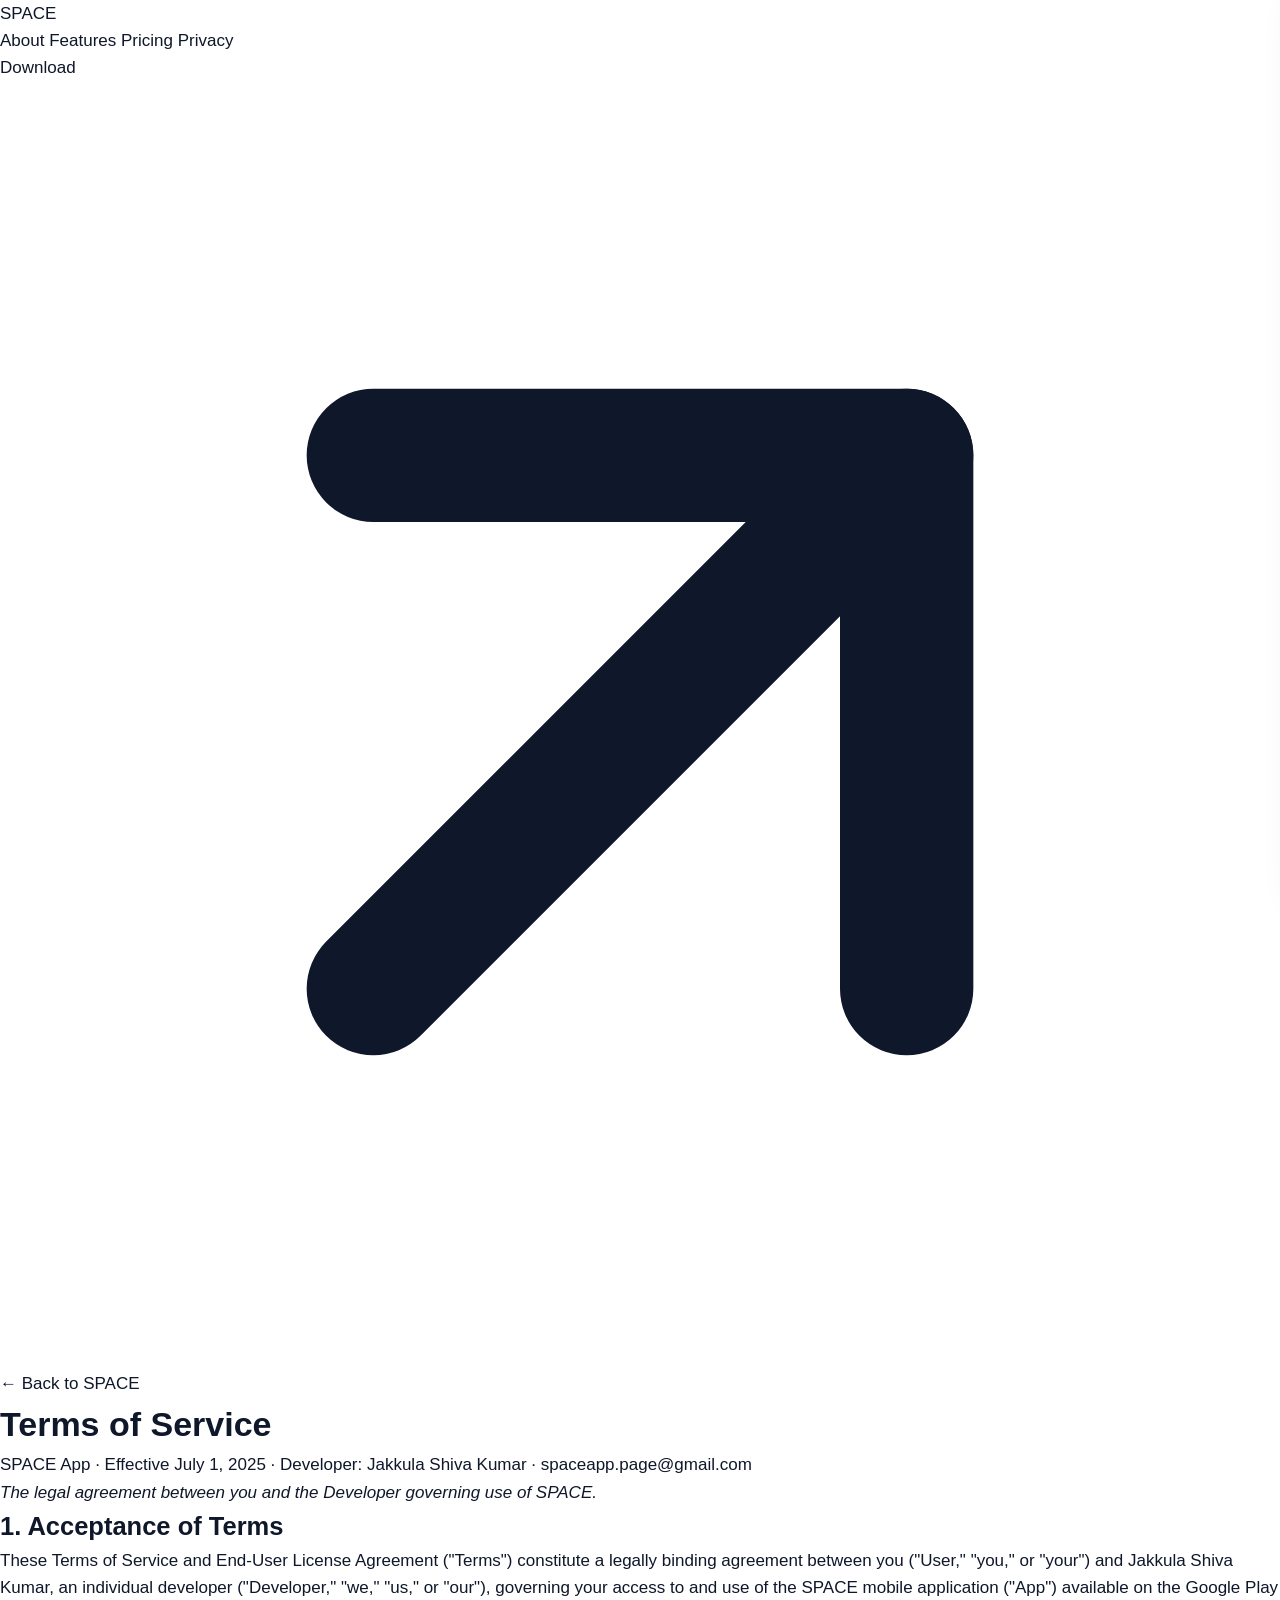
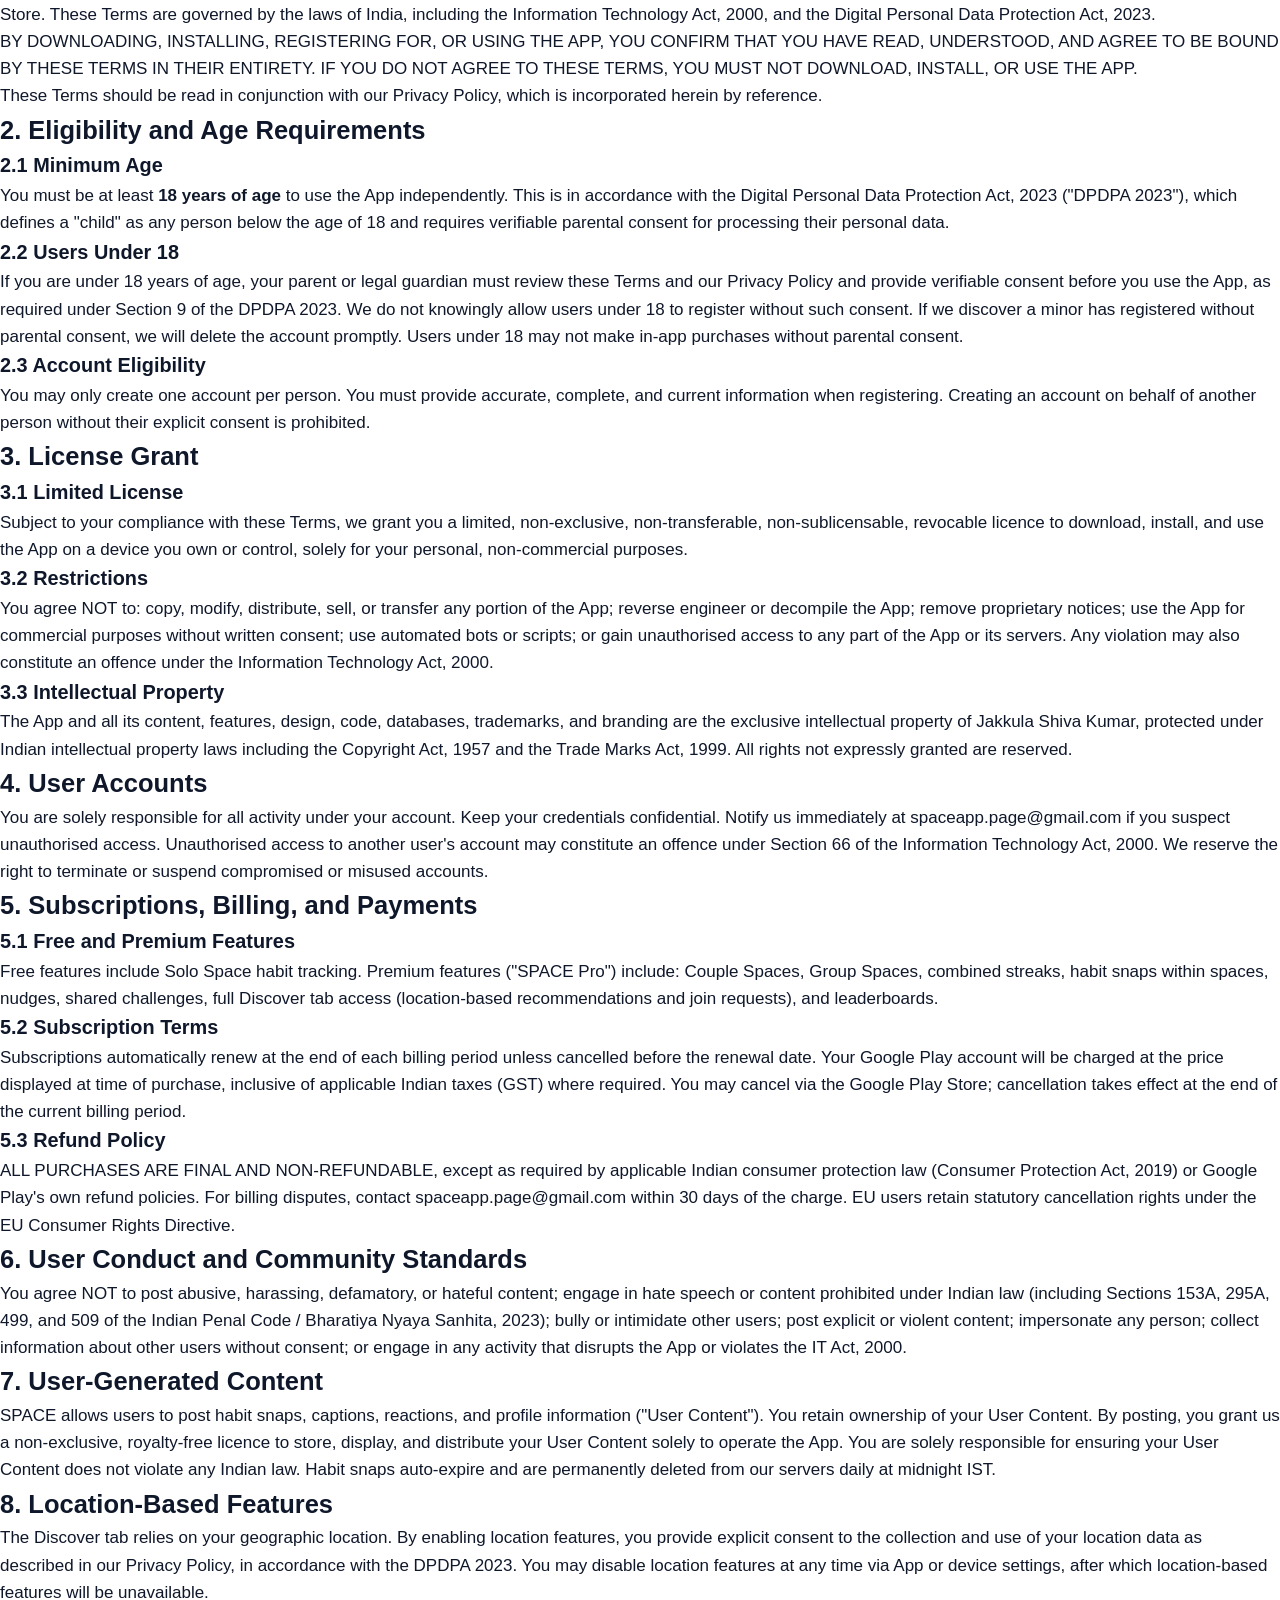
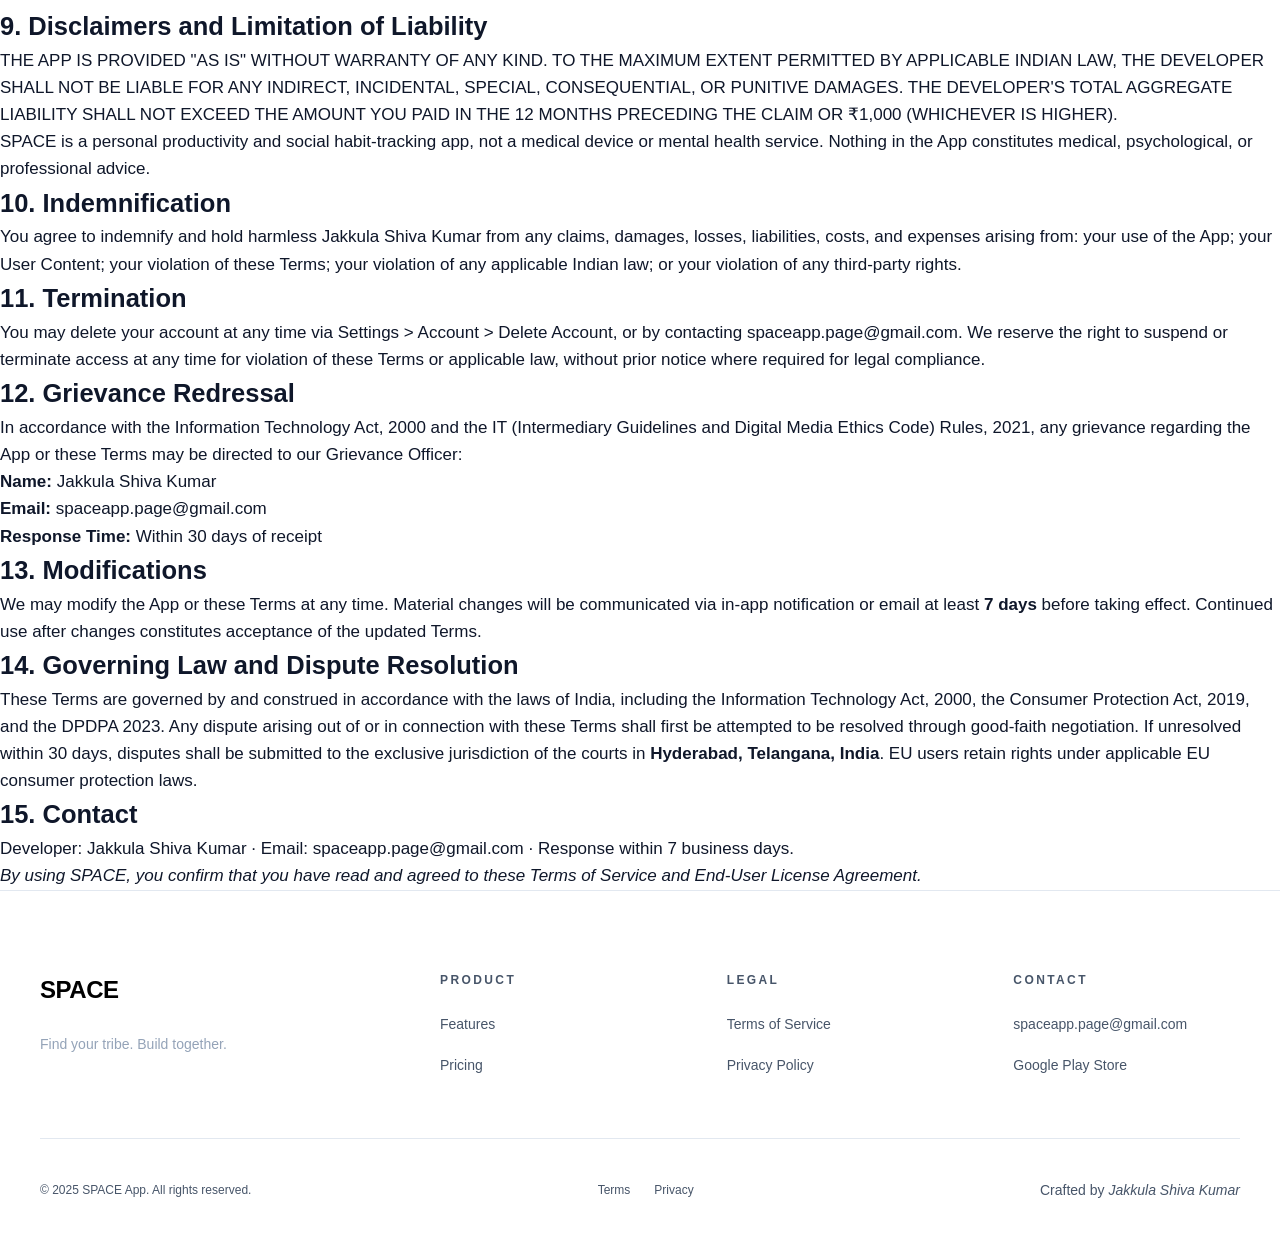
<file: terms.html>
<!DOCTYPE html>
<html lang="en">

<head>
    <meta charset="UTF-8">
    <meta name="viewport" content="width=device-width, initial-scale=1.0">
    <title>Terms of Service — SPACE App</title>
    <meta name="description"
        content="Terms of Service and End-User License Agreement for the SPACE habit tracking application.">
    <meta name="theme-color" content="#02040A">

    <link rel="preconnect" href="https://fonts.googleapis.com">
    <link rel="preconnect" href="https://fonts.gstatic.com" crossorigin>
    <link rel="stylesheet" href="styles.css">
</head>

<body>

    <!-- NAV -->
    <nav id="nav">
        <a href="index.html" class="nav-logo">SPACE</a>
        <div class="nav-pill liquid-glass">
            <div class="nav-links">
                <a href="index.html#showcase">About</a>
                <a href="index.html#features">Features</a>
                <a href="index.html#pricing">Pricing</a>
                <a href="privacy.html">Privacy</a>
            </div>
            <a href="https://play.google.com/store" target="_blank" class="nav-cta">
                Download
                <svg viewBox="0 0 24 24" fill="none" stroke="currentColor" stroke-width="2.5" stroke-linecap="round"
                    stroke-linejoin="round">
                    <line x1="7" y1="17" x2="17" y2="7" />
                    <polyline points="7 7 17 7 17 17" />
                </svg>
            </a>
        </div>
        <button class="hamburger" id="hamburger" aria-label="Menu">
            <span></span><span></span><span></span>
        </button>
    </nav>

    <div class="mobile-menu" id="mobile-menu">
        <a href="index.html">Home</a>
        <a href="index.html#features">Features</a>
        <a href="index.html#pricing">Pricing</a>
        <a href="privacy.html">Privacy Policy</a>
    </div>

    <!-- CONTENT -->
    <div class="legal-page">
        <a href="index.html" class="legal-back">← Back to SPACE</a>

        <h1 class="legal-title">Terms of Service</h1>
        <p class="legal-subtitle">SPACE App · Effective July 1, 2025 · Developer: Jakkula Shiva Kumar ·
            <a href="mailto:spaceapp.page@gmail.com">spaceapp.page@gmail.com</a></p>

        <div class="legal-body">
            <p><em>The legal agreement between you and the Developer governing use of SPACE.</em></p>

            <h2>1. Acceptance of Terms</h2>
            <p>These Terms of Service and End-User License Agreement ("Terms") constitute a legally binding agreement
                between you ("User," "you," or "your") and Jakkula Shiva Kumar, an individual developer ("Developer,"
                "we," "us," or "our"), governing your access to and use of the SPACE mobile application ("App")
                available on the Google Play Store. These Terms are governed by the laws of India, including the
                Information Technology Act, 2000, and the Digital Personal Data Protection Act, 2023.</p>
            <p>BY DOWNLOADING, INSTALLING, REGISTERING FOR, OR USING THE APP, YOU CONFIRM THAT YOU HAVE READ,
                UNDERSTOOD, AND AGREE TO BE BOUND BY THESE TERMS IN THEIR ENTIRETY. IF YOU DO NOT AGREE TO THESE TERMS,
                YOU MUST NOT DOWNLOAD, INSTALL, OR USE THE APP.</p>
            <p>These Terms should be read in conjunction with our <a href="privacy.html">Privacy Policy</a>, which is
                incorporated herein by reference.</p>

            <h2>2. Eligibility and Age Requirements</h2>
            <h3>2.1 Minimum Age</h3>
            <p>You must be at least <strong>18 years of age</strong> to use the App independently. This is in
                accordance with the Digital Personal Data Protection Act, 2023 ("DPDPA 2023"), which defines a
                "child" as any person below the age of 18 and requires verifiable parental consent for processing
                their personal data.</p>
            <h3>2.2 Users Under 18</h3>
            <p>If you are under 18 years of age, your parent or legal guardian must review these Terms and our
                Privacy Policy and provide verifiable consent before you use the App, as required under Section 9
                of the DPDPA 2023. We do not knowingly allow users under 18 to register without such consent. If
                we discover a minor has registered without parental consent, we will delete the account promptly.
                Users under 18 may not make in-app purchases without parental consent.</p>
            <h3>2.3 Account Eligibility</h3>
            <p>You may only create one account per person. You must provide accurate, complete, and current
                information when registering. Creating an account on behalf of another person without their
                explicit consent is prohibited.</p>

            <h2>3. License Grant</h2>
            <h3>3.1 Limited License</h3>
            <p>Subject to your compliance with these Terms, we grant you a limited, non-exclusive, non-transferable,
                non-sublicensable, revocable licence to download, install, and use the App on a device you own or
                control, solely for your personal, non-commercial purposes.</p>
            <h3>3.2 Restrictions</h3>
            <p>You agree NOT to: copy, modify, distribute, sell, or transfer any portion of the App; reverse
                engineer or decompile the App; remove proprietary notices; use the App for commercial purposes
                without written consent; use automated bots or scripts; or gain unauthorised access to any part
                of the App or its servers. Any violation may also constitute an offence under the Information
                Technology Act, 2000.</p>
            <h3>3.3 Intellectual Property</h3>
            <p>The App and all its content, features, design, code, databases, trademarks, and branding are the
                exclusive intellectual property of Jakkula Shiva Kumar, protected under Indian intellectual
                property laws including the Copyright Act, 1957 and the Trade Marks Act, 1999. All rights not
                expressly granted are reserved.</p>

            <h2>4. User Accounts</h2>
            <p>You are solely responsible for all activity under your account. Keep your credentials confidential.
                Notify us immediately at <a
                    href="mailto:spaceapp.page@gmail.com">spaceapp.page@gmail.com</a> if you
                suspect unauthorised access. Unauthorised access to another user's account may constitute an
                offence under Section 66 of the Information Technology Act, 2000. We reserve the right to
                terminate or suspend compromised or misused accounts.</p>

            <h2>5. Subscriptions, Billing, and Payments</h2>
            <h3>5.1 Free and Premium Features</h3>
            <p>Free features include Solo Space habit tracking. Premium features ("SPACE Pro") include: Couple
                Spaces, Group Spaces, combined streaks, habit snaps within spaces, nudges, shared challenges,
                full Discover tab access (location-based recommendations and join requests), and leaderboards.</p>
            <h3>5.2 Subscription Terms</h3>
            <p>Subscriptions automatically renew at the end of each billing period unless cancelled before the
                renewal date. Your Google Play account will be charged at the price displayed at time of purchase,
                inclusive of applicable Indian taxes (GST) where required. You may cancel via the Google Play
                Store; cancellation takes effect at the end of the current billing period.</p>
            <h3>5.3 Refund Policy</h3>
            <p>ALL PURCHASES ARE FINAL AND NON-REFUNDABLE, except as required by applicable Indian consumer
                protection law (Consumer Protection Act, 2019) or Google Play's own refund policies. For billing
                disputes, contact <a href="mailto:spaceapp.page@gmail.com">spaceapp.page@gmail.com</a> within
                30 days of the charge. EU users retain statutory cancellation rights under the EU Consumer Rights
                Directive.</p>

            <h2>6. User Conduct and Community Standards</h2>
            <p>You agree NOT to post abusive, harassing, defamatory, or hateful content; engage in hate speech or
                content prohibited under Indian law (including Sections 153A, 295A, 499, and 509 of the Indian
                Penal Code / Bharatiya Nyaya Sanhita, 2023); bully or intimidate other users; post explicit or
                violent content; impersonate any person; collect information about other users without consent;
                or engage in any activity that disrupts the App or violates the IT Act, 2000.</p>

            <h2>7. User-Generated Content</h2>
            <p>SPACE allows users to post habit snaps, captions, reactions, and profile information ("User
                Content"). You retain ownership of your User Content. By posting, you grant us a non-exclusive,
                royalty-free licence to store, display, and distribute your User Content solely to operate the
                App. You are solely responsible for ensuring your User Content does not violate any Indian law.
                Habit snaps auto-expire and are permanently deleted from our servers daily at midnight IST.</p>

            <h2>8. Location-Based Features</h2>
            <p>The Discover tab relies on your geographic location. By enabling location features, you provide
                explicit consent to the collection and use of your location data as described in our <a
                    href="privacy.html">Privacy Policy</a>, in accordance with the DPDPA 2023. You may disable
                location features at any time via App or device settings, after which location-based features
                will be unavailable.</p>

            <h2>9. Disclaimers and Limitation of Liability</h2>
            <p>THE APP IS PROVIDED "AS IS" WITHOUT WARRANTY OF ANY KIND. TO THE MAXIMUM EXTENT PERMITTED BY
                APPLICABLE INDIAN LAW, THE DEVELOPER SHALL NOT BE LIABLE FOR ANY INDIRECT, INCIDENTAL, SPECIAL,
                CONSEQUENTIAL, OR PUNITIVE DAMAGES. THE DEVELOPER'S TOTAL AGGREGATE LIABILITY SHALL NOT EXCEED
                THE AMOUNT YOU PAID IN THE 12 MONTHS PRECEDING THE CLAIM OR ₹1,000 (WHICHEVER IS HIGHER).</p>
            <p>SPACE is a personal productivity and social habit-tracking app, not a medical device or mental
                health service. Nothing in the App constitutes medical, psychological, or professional advice.</p>

            <h2>10. Indemnification</h2>
            <p>You agree to indemnify and hold harmless Jakkula Shiva Kumar from any claims, damages, losses,
                liabilities, costs, and expenses arising from: your use of the App; your User Content; your
                violation of these Terms; your violation of any applicable Indian law; or your violation of any
                third-party rights.</p>

            <h2>11. Termination</h2>
            <p>You may delete your account at any time via Settings &gt; Account &gt; Delete Account, or by
                contacting <a href="mailto:spaceapp.page@gmail.com">spaceapp.page@gmail.com</a>. We reserve the
                right to suspend or terminate access at any time for violation of these Terms or applicable law,
                without prior notice where required for legal compliance.</p>

            <h2>12. Grievance Redressal</h2>
            <p>In accordance with the Information Technology Act, 2000 and the IT (Intermediary Guidelines and
                Digital Media Ethics Code) Rules, 2021, any grievance regarding the App or these Terms may be
                directed to our Grievance Officer:</p>
            <ul>
                <li><strong>Name:</strong> Jakkula Shiva Kumar</li>
                <li><strong>Email:</strong> <a
                        href="mailto:spaceapp.page@gmail.com">spaceapp.page@gmail.com</a></li>
                <li><strong>Response Time:</strong> Within 30 days of receipt</li>
            </ul>

            <h2>13. Modifications</h2>
            <p>We may modify the App or these Terms at any time. Material changes will be communicated via
                in-app notification or email at least <strong>7 days</strong> before taking effect. Continued
                use after changes constitutes acceptance of the updated Terms.</p>

            <h2>14. Governing Law and Dispute Resolution</h2>
            <p>These Terms are governed by and construed in accordance with the laws of India, including the
                Information Technology Act, 2000, the Consumer Protection Act, 2019, and the DPDPA 2023.
                Any dispute arising out of or in connection with these Terms shall first be attempted to be
                resolved through good-faith negotiation. If unresolved within 30 days, disputes shall be
                submitted to the exclusive jurisdiction of the courts in <strong>Hyderabad, Telangana,
                India</strong>. EU users retain rights under applicable EU consumer protection laws.</p>

            <h2>15. Contact</h2>
            <p>Developer: Jakkula Shiva Kumar · Email: <a
                    href="mailto:spaceapp.page@gmail.com">spaceapp.page@gmail.com</a> · Response within
                7 business days.</p>
            <p><em>By using SPACE, you confirm that you have read and agreed to these Terms of Service and
                    End-User License Agreement.</em></p>
        </div>
    </div>

    <!-- FOOTER -->
    <footer>
        <div class="footer-grid">
            <div>
                <a href="index.html" class="footer-logo">SPACE</a>
                <p style="font-size:14px;color:var(--text-tertiary);margin-top:8px;">Find your tribe. Build together.
                </p>
            </div>
            <div class="footer-col">
                <h5>Product</h5>
                <ul>
                    <li><a href="index.html#features">Features</a></li>
                    <li><a href="index.html#pricing">Pricing</a></li>
                </ul>
            </div>
            <div class="footer-col">
                <h5>Legal</h5>
                <ul>
                    <li><a href="terms.html">Terms of Service</a></li>
                    <li><a href="privacy.html">Privacy Policy</a></li>
                </ul>
            </div>
            <div class="footer-col">
                <h5>Contact</h5>
                <ul>
                    <li><a href="mailto:spaceapp.page@gmail.com">spaceapp.page@gmail.com</a></li>
                    <li><a href="https://play.google.com/store" target="_blank">Google Play Store</a></li>
                </ul>
            </div>
        </div>
        <div class="footer-bottom">
            <span class="footer-copy">© 2025 SPACE App. All rights reserved.</span>
            <div class="footer-links">
                <a href="terms.html">Terms</a>
                <a href="privacy.html">Privacy</a>
            </div>
            <span class="footer-partners">Crafted by <em>Jakkula Shiva Kumar</em></span>
        </div>
    </footer>

    <script>
        const hamburger = document.getElementById('hamburger');
        const mobileMenu = document.getElementById('mobile-menu');
        if (hamburger && mobileMenu) {
            hamburger.addEventListener('click', () => {
                hamburger.classList.toggle('active');
                mobileMenu.classList.toggle('open');
                document.body.style.overflow = mobileMenu.classList.contains('open') ? 'hidden' : '';
            });
            mobileMenu.querySelectorAll('a').forEach(link => {
                link.addEventListener('click', () => {
                    hamburger.classList.remove('active');
                    mobileMenu.classList.remove('open');
                    document.body.style.overflow = '';
                });
            });
        }

        const nav = document.getElementById('nav');
        const style = document.createElement('style');
        style.textContent = `
            nav.scrolled {
                background: rgba(2, 4, 10, 0.85);
                backdrop-filter: blur(24px);
                -webkit-backdrop-filter: blur(24px);
                border-bottom: 1px solid rgba(255,255,255,0.06);
                box-shadow: 0 4px 30px rgba(0,0,0,0.3);
            }
        `;
        document.head.appendChild(style);
        window.addEventListener('scroll', () => {
            nav.classList.toggle('scrolled', window.scrollY > 80);
        }, { passive: true });
    </script>
</body>

</html>
</file>
<file: styles.css>
/* ============================================================
   HerRise — Clean White Theme
   Clash Display · Vibrant Green · Bright Blue
   ============================================================ */

/* ---------- FONTS ---------- */
@font-face {
    font-family: 'Clash Display';
    src: url('https://fonts.cdnfonts.com/css/clash-display') format('woff2');
    font-weight: 200 700;
    font-display: swap;
}

/* ---------- CSS CUSTOM PROPERTIES ---------- */
:root {
    --bg: #ffffff;
    --bg-alt: #f8fafc;
    --bg-card: #ffffff;
    --bg-card-hover: #f1f5f9;

    --text: #0f172a;
    --text-secondary: #475569;
    --text-tertiary: #94a3b8;
    --text-highlight: #000000;

    --green: #00C950;
    --green-dim: rgba(0, 201, 80, 0.10);
    --green-glow: rgba(0, 201, 80, 0.20);
    --blue: #2B7FFF;
    --blue-dim: rgba(43, 127, 255, 0.10);
    --blue-glow: rgba(43, 127, 255, 0.20);

    --border: #e2e8f0;
    --border-hover: #cbd5e1;
    --border-dashed: #cbd5e1;

    --radius: 20px;
    --radius-lg: 28px;
    --radius-pill: 100px;

    --ease: cubic-bezier(0.16, 1, 0.3, 1);

    --font-heading: 'Clash Display', 'Barlow', sans-serif;
    --font-body: 'Barlow', sans-serif;
}

/* ---------- RESET ---------- */
*, *::before, *::after {
    margin: 0;
    padding: 0;
    box-sizing: border-box;
}

html {
    scroll-behavior: smooth;
    font-size: 16px;
    -webkit-font-smoothing: antialiased;
    -moz-osx-font-smoothing: grayscale;
    overflow-x: hidden;
    width: 100%;
}

body {
    font-family: var(--font-body);
    font-weight: 400;
    color: var(--text);
    background-color: var(--bg);
    line-height: 1.6;
    overflow-x: hidden;
    width: 100%;
    position: relative;
    font-size: 17px;
}

main {
    overflow-x: hidden;
    width: 100%;
    position: relative;
}

::selection {
    background: rgba(0, 201, 80, 0.3);
    color: var(--text);
}

a {
    color: inherit;
    text-decoration: none;
    transition: all 0.3s var(--ease);
}

ul, ol { list-style: none; }

img {
    max-width: 100%;
    display: block;
}

button {
    font-family: inherit;
    border: none;
    cursor: pointer;
    background: none;
    color: inherit;
}

/* ---------- WHITE CARD ---------- */
.white-card {
    background: var(--bg-card);
    border: 1px solid var(--border);
    box-shadow: 0 4px 20px rgba(0, 0, 0, 0.05);
    position: relative;
    overflow: hidden;
    transition: all 0.4s var(--ease);
}

.white-card:hover {
    background: var(--bg-card-hover);
    border-color: var(--border-hover);
    transform: translateY(-3px);
    box-shadow: 0 8px 30px rgba(0, 0, 0, 0.08);
}

/* ---------- ANIMATIONS ---------- */
@keyframes fadeUp {
    from { opacity: 0; transform: translateY(30px); filter: blur(8px); }
    to { opacity: 1; transform: translateY(0); filter: blur(0); }
}

@keyframes marquee-scroll {
    0% { transform: translateX(0); }
    100% { transform: translateX(-50%); }
}

.reveal {
    opacity: 0;
    transform: translateY(24px);
    transition: opacity 0.6s var(--ease), transform 0.6s var(--ease);
}

.reveal.visible {
    opacity: 1;
    transform: translateY(0);
}

.reveal.delay-1 { transition-delay: 0.1s; }
.reveal.delay-2 { transition-delay: 0.2s; }
.reveal.delay-3 { transition-delay: 0.3s; }
.reveal.delay-4 { transition-delay: 0.4s; }

/* ---------- SHARED TYPOGRAPHY ---------- */
.section-label-clash {
    font-family: var(--font-heading);
    font-size: 12px;
    font-weight: 600;
    letter-spacing: 0.3em;
    text-transform: uppercase;
    color: var(--green);
    margin-bottom: 20px;
    text-align: center;
}

.section-heading-clash {
    font-family: var(--font-heading);
    font-size: clamp(26px, 3.8vw, 48px);
    font-weight: 700;
    line-height: 1.2;
    letter-spacing: -0.02em;
    margin-bottom: 24px;
    color: var(--text);
    white-space: nowrap;
}

.section-heading-clash em {
    font-style: italic;
    background: linear-gradient(135deg, var(--green), var(--blue));
    -webkit-background-clip: text;
    background-clip: text;
    -webkit-text-fill-color: transparent;
}

.section-heading-clash-split {
    font-family: var(--font-heading);
    font-size: clamp(36px, 5vw, 64px);
    line-height: 1.1;
    letter-spacing: -0.02em;
    text-align: center;
    color: var(--text-highlight);
    margin-bottom: 24px;
}

.section-heading-clash-split strong {
    font-weight: 800;
}

.section-heading-clash-split .light-text {
    font-weight: 300;
    color: var(--text-secondary);
}

.section-heading-split {
    font-family: 'Inter', var(--font-body);
    font-size: clamp(32px, 4.5vw, 56px);
    line-height: 1.2;
    letter-spacing: -0.02em;
    text-align: left;
    color: var(--text);
    margin-bottom: 24px;
    text-wrap: balance;
}

.section-heading-split strong {
    font-weight: 900;
    color: #1e293b;
}

.section-heading-split .light-text {
    font-weight: 300;
    color: #64748b;
}

.section-desc-body {
    font-size: 17px;
    font-weight: 300;
    line-height: 1.8;
    color: var(--text-secondary);
    max-width: 540px;
    letter-spacing: 0.01em;
    margin: 0 auto;
    text-align: center;
}

/* ---------- NAVBAR ---------- */
.hr-nav {
    position: fixed;
    top: 0;
    left: 0;
    right: 0;
    width: 100%;
    z-index: 1005;
    display: flex;
    align-items: center;
    padding: 0 40px;
    height: 68px;
    background: rgba(255, 255, 255, 0.85);
    backdrop-filter: blur(18px);
    -webkit-backdrop-filter: blur(18px);
    border-bottom: 1px solid rgba(0, 0, 0, 0.06);
    transition: background 0.4s ease;
}

.hr-nav.scrolled {
    background: rgba(255, 255, 255, 0.95);
    box-shadow: 0 4px 20px rgba(0, 0, 0, 0.05);
}

.hr-nav-logo {
    display: flex;
    align-items: center;
    gap: 10px;
    text-decoration: none;
    flex-shrink: 0;
    margin-right: 40px;
}

.hr-logo-icon {
    width: 36px;
    height: 36px;
    border-radius: 50%;
    background: var(--green-dim);
    display: flex;
    align-items: center;
    justify-content: center;
    padding: 7px;
    border: 1.5px solid rgba(0, 201, 80, 0.4);
    flex-shrink: 0;
}

.hr-logo-icon svg {
    width: 100%;
    height: 100%;
}

.hr-logo-text {
    font-family: var(--font-heading);
    font-size: 20px;
    font-weight: 700;
    color: var(--text-highlight);
    letter-spacing: -0.02em;
}

.hr-nav-links {
    display: flex;
    align-items: center;
    justify-content: center;
    gap: 2px;
    flex: 1;
}

.hr-nav-links a {
    font-family: var(--font-body);
    font-size: 13.5px;
    font-weight: 500;
    color: var(--text-secondary);
    padding: 8px 16px;
    border-radius: 100px;
    transition: color 0.25s ease, background 0.25s ease;
    white-space: nowrap;
}

.hr-nav-links a:hover {
    color: var(--text-highlight);
    background: rgba(0, 0, 0, 0.04);
}

.hr-nav-actions {
    display: flex;
    align-items: center;
    gap: 10px;
    flex-shrink: 0;
}

.hr-btn-outline {
    font-family: var(--font-body);
    font-size: 13.5px;
    font-weight: 500;
    color: var(--text);
    border: 1.5px solid var(--border);
    padding: 9px 22px;
    border-radius: 100px;
    transition: all 0.25s ease;
    white-space: nowrap;
}

.hr-btn-outline:hover {
    background: rgba(0, 0, 0, 0.04);
    border-color: var(--border-hover);
}

.hr-btn-solid {
    font-family: var(--font-body);
    font-size: 13.5px;
    font-weight: 600;
    color: #ffffff;
    background: var(--text-highlight);
    padding: 9px 22px;
    border-radius: 100px;
    transition: all 0.25s ease;
    white-space: nowrap;
}

.hr-btn-solid:hover {
    transform: translateY(-1px);
    box-shadow: 0 6px 20px rgba(0,0,0,0.15);
}

/* Hamburger */
.hamburger {
    display: none;
    flex-direction: column;
    gap: 5px;
    cursor: pointer;
    padding: 8px;
    z-index: 1001;
    margin-left: auto;
    position: relative;
}

.hamburger span {
    width: 22px;
    height: 2px;
    background: var(--text);
    border-radius: 2px;
    transition: all 0.35s var(--ease);
    transform-origin: center;
    display: block;
}

.hamburger.active span:nth-child(1) { transform: rotate(45deg) translate(4px, 5px); }
.hamburger.active span:nth-child(2) { opacity: 0; transform: scaleX(0); }
.hamburger.active span:nth-child(3) { transform: rotate(-45deg) translate(4px, -5px); }

/* Mobile menu — slide-in drawer from right */
.mobile-menu {
    position: fixed;
    top: 0;
    right: 0;
    bottom: 0;
    width: min(320px, 85vw);
    background: #ffffff;
    z-index: 1010;
    padding: 0;
    transform: translateX(110%);
    transition: transform 0.38s var(--ease);
    overflow-y: auto;
    box-shadow: -8px 0 40px rgba(0, 0, 0, 0.12);
    display: flex;
    flex-direction: column;
    pointer-events: none;
}

.mobile-menu.open {
    transform: translateX(0);
    pointer-events: all;
}

/* Real backdrop div — clickable to close drawer */
.menu-backdrop {
    display: none;
    position: fixed;
    inset: 0;
    background: rgba(0, 0, 0, 0.45);
    z-index: 1004;
    opacity: 0;
    transition: opacity 0.35s ease;
}

.menu-backdrop.open {
    display: block;
    opacity: 1;
}

/* Drawer header with close button */
.mobile-menu-header {
    display: flex;
    align-items: center;
    justify-content: space-between;
    padding: 20px 24px;
    border-bottom: 1px solid var(--border);
}

.mobile-menu-logo {
    font-family: var(--font-heading);
    font-size: 20px;
    font-weight: 700;
    color: var(--text-highlight);
    text-decoration: none;
}

.mobile-menu-close-btn {
    width: 36px;
    height: 36px;
    display: flex;
    align-items: center;
    justify-content: center;
    border-radius: 50%;
    background: var(--bg-alt);
    border: 1px solid var(--border);
    cursor: pointer;
    font-size: 16px;
    color: var(--text);
    transition: background 0.2s ease, transform 0.2s ease;
    flex-shrink: 0;
    font-weight: 300;
    line-height: 1;
}
.mobile-menu-close-btn:hover {
    background: var(--border);
    transform: rotate(90deg);
}

/* Nav links inside drawer */
.mobile-menu a {
    font-family: var(--font-body);
    font-size: 16px;
    font-weight: 500;
    color: var(--text);
    padding: 16px 24px;
    border-bottom: 1px solid var(--border);
    display: block;
    transition: color 0.2s ease, background 0.2s ease;
}

.mobile-menu a:hover {
    color: var(--green);
    background: var(--bg-alt);
}

/* CTA buttons at bottom of drawer */
.mobile-menu-cta {
    padding: 20px 24px;
    display: flex;
    flex-direction: column;
    gap: 10px;
    margin-top: auto;
    border-top: 1px solid var(--border);
}

.mobile-menu-cta a {
    display: block;
    text-align: center;
    padding: 13px 24px;
    border-radius: 100px;
    font-family: var(--font-body);
    font-size: 14px;
    font-weight: 600;
    border-bottom: none !important;
    transition: all 0.25s ease;
}

.mobile-menu-cta a:hover {
    background: inherit !important;
    color: inherit !important;
}

.mobile-cta-secondary {
    background: var(--bg-alt) !important;
    color: var(--text) !important;
    border: 1px solid var(--border) !important;
}

.mobile-cta-primary {
    background: var(--green) !important;
    color: #ffffff !important;
}
.mobile-cta-primary:hover { background: #00a844 !important; }

/* ---------- HERO ---------- */
.hr-hero {
    position: relative;
    width: 100%;
    min-height: 100vh;
    display: flex;
    align-items: center;
    background: var(--bg);
    padding-bottom: 100px; /* space for bottom badge bar */
}

.hr-hero-bg {
    position: absolute;
    top: 100px;
    bottom: 40px;
    right: 40px;
    width: 48%;
    border-radius: var(--radius-lg);
    overflow: hidden;
    box-shadow: 0 10px 30px rgba(0,0,0,0.08);
    z-index: 1;
}

.hr-hero-photo {
    width: 100%;
    height: 100%;
    object-fit: cover;
    object-position: center 30%;
}

.hr-hero-overlay {
    display: none;
}

.hr-hero-content {
    position: relative;
    z-index: 2;
    padding: 0 5% 0 6%;
    max-width: 55%;
    width: 100%;
    animation: fadeUp 0.7s var(--ease) both;
}

.hr-hero-subtitle {
    font-family: var(--font-body);
    font-size: clamp(14px, 1.5vw, 17px);
    font-weight: 500;
    color: var(--text-secondary);
    margin-bottom: 10px;
    letter-spacing: 0.01em;
    line-height: 1.4;
}

.hr-hero-headline {
    font-family: var(--font-heading);
    font-weight: 800;
    font-size: clamp(58px, 8.5vw, 118px);
    line-height: 1.0;
    letter-spacing: -0.03em;
    margin-bottom: 20px;
    color: var(--text-highlight);
}

.hr-headline-accent {
    background: linear-gradient(135deg, var(--green) 0%, var(--blue) 100%);
    -webkit-background-clip: text;
    background-clip: text;
    -webkit-text-fill-color: transparent;
}

.hr-hero-desc {
    font-family: var(--font-body);
    font-size: clamp(14px, 1.2vw, 16px);
    font-weight: 400;
    color: var(--text-secondary);
    line-height: 1.7;
    max-width: 430px;
    margin-bottom: 28px;
}

/* Search bar */
.hr-search-bar {
    display: flex;
    align-items: center;
    background: rgba(255, 255, 255, 0.9);
    backdrop-filter: blur(14px);
    -webkit-backdrop-filter: blur(14px);
    border: 1px solid var(--border);
    border-radius: 100px;
    padding: 6px 6px 6px 18px;
    max-width: 480px;
    gap: 10px;
    margin-bottom: 16px;
    transition: border-color 0.25s ease, box-shadow 0.25s ease;
    box-shadow: 0 4px 20px rgba(0,0,0,0.05);
}

.hr-search-bar:focus-within {
    border-color: rgba(0, 201, 80, 0.50);
    box-shadow: 0 0 0 3px rgba(0, 201, 80, 0.10);
}

.hr-search-icon {
    width: 17px;
    height: 17px;
    color: var(--text-tertiary);
    flex-shrink: 0;
}

.hr-search-input {
    flex: 1;
    background: none;
    border: none;
    outline: none;
    font-family: var(--font-body);
    font-size: 13.5px;
    font-weight: 500;
    color: var(--text);
    min-width: 0;
}

.hr-search-input::placeholder {
    color: var(--text-tertiary);
}

.hr-search-btn {
    font-family: var(--font-body);
    font-size: 13.5px;
    font-weight: 600;
    color: #ffffff;
    background: var(--text-highlight);
    padding: 10px 22px;
    border-radius: 100px;
    border: none;
    cursor: pointer;
    white-space: nowrap;
    flex-shrink: 0;
    transition: background 0.2s ease, transform 0.2s ease;
}

.hr-search-btn:hover {
    transform: scale(1.02);
}

/* Popular tags */
.hr-popular {
    display: flex;
    align-items: center;
    gap: 8px;
    flex-wrap: wrap;
}

.hr-popular-label {
    font-family: var(--font-body);
    font-size: 13px;
    font-weight: 600;
    color: var(--text-secondary);
}

.hr-tag {
    font-family: var(--font-body);
    font-size: 13px;
    font-weight: 500;
    color: var(--text-tertiary);
    transition: color 0.2s ease;
}

.hr-tag:hover { color: var(--text-highlight); }

.hr-dot-sep {
    color: var(--text-tertiary);
    font-size: 14px;
}

/* Hero floating glass badges — over the right side image */
.hr-badges {
    position: absolute;
    top: 0;
    bottom: 0;
    right: 0;
    width: 48%; /* same as image width */
    z-index: 3;
    pointer-events: none;
}

.hr-badge-card {
    position: absolute;
    pointer-events: all;
    display: flex;
    align-items: flex-start;
    gap: 12px;
    background: rgba(255, 255, 255, 0.80);
    backdrop-filter: blur(20px);
    -webkit-backdrop-filter: blur(20px);
    border: 1px solid rgba(255,255,255,0.7);
    border-radius: 16px;
    padding: 14px 18px;
    width: 230px;
    box-shadow: 0 8px 32px rgba(0,0,0,0.10);
    transition: transform 0.3s ease, box-shadow 0.3s ease;
}

.hr-badge-card:nth-child(1) { top: 20%; left: 8%; }
.hr-badge-card:nth-child(2) { top: 36%; right: 6%; }
.hr-badge-card:nth-child(3) { top: 56%; left: 12%; }
.hr-badge-card:nth-child(4) { top: 72%; right: 10%; }

.hr-badge-card:hover {
    transform: translateY(-4px) scale(1.02);
    box-shadow: 0 12px 40px rgba(0,0,0,0.14);
}

.hr-badge-icon {
    font-size: 26px;
    line-height: 1;
    flex-shrink: 0;
    margin-top: 2px;
}

.hr-badge-text {
    display: flex;
    flex-direction: column;
    gap: 3px;
}

.hr-badge-title {
    font-family: var(--font-body);
    font-size: 13.5px;
    font-weight: 600;
    color: var(--text-highlight);
    white-space: nowrap;
}

.hr-badge-sub {
    font-family: var(--font-body);
    font-size: 11px;
    font-weight: 400;
    color: var(--text-secondary);
    line-height: 1.4;
    white-space: normal;
    max-width: 190px;
}

/* ---------- MARQUEE ---------- */
.marquee-section {
    padding: 40px 0 60px;
    overflow: hidden;
    border-top: 1px solid var(--border);
    border-bottom: 1px solid var(--border);
    background: var(--bg-alt);
}

.marquee-track {
    display: flex;
    animation: marquee-scroll 40s linear infinite;
    gap: 16px;
}

.marquee-item {
    display: inline-flex;
    align-items: center;
    gap: 10px;
    font-family: var(--font-body);
    font-size: 13px;
    font-weight: 500;
    color: var(--text-secondary);
    white-space: nowrap;
    padding: 10px 22px;
    border-radius: var(--radius-pill);
    flex-shrink: 0;
    background: #ffffff;
    border: 1px solid var(--border);
    box-shadow: 0 2px 8px rgba(0,0,0,0.02);
}

.marquee-item .emoji { font-size: 16px; }

/* ---------- CTA BUTTON ---------- */
.hr-cta-btn {
    display: inline-flex;
    align-items: center;
    gap: 10px;
    font-family: var(--font-heading);
    font-weight: 600;
    font-size: 15px;
    letter-spacing: 0.02em;
    padding: 14px 32px;
    border-radius: var(--radius-pill);
    background: var(--text-highlight);
    color: #ffffff;
    transition: all 0.3s var(--ease);
    white-space: nowrap;
}

.hr-cta-btn:hover {
    background: #1e293b;
    transform: translateY(-2px);
    box-shadow: 0 8px 30px rgba(0,0,0,0.15);
}

.hr-cta-btn-outline {
    background: transparent;
    color: var(--text);
    border: 1.5px solid var(--border);
}

.hr-cta-btn-outline:hover {
    background: rgba(0, 0, 0, 0.03);
    border-color: var(--text);
    box-shadow: none;
    color: var(--text);
}

/* ============================================================
   SECTION 1: IMPACT & NARRATIVE
   ============================================================ */
.impact-section {
    padding: 120px 24px 100px;
    max-width: 1200px;
    margin: 0 auto;
}

.impact-grid {
    display: grid;
    grid-template-columns: 1fr 1fr 1fr;
    gap: 20px;
    margin-bottom: 60px;
}

.section-label-clash, .section-heading-clash-split {
    text-align: center;
}

.faq-header {
    text-align: center;
    max-width: 500px;
    margin: 0 auto 60px;
}

.impact-card {
    border-radius: var(--radius-lg);
    position: relative;
    box-shadow: 0 4px 20px rgba(0,0,0,0.05);
}

.impact-card-img {
    height: 380px;
    overflow: hidden;
    position: relative;
}

.impact-card-img img {
    width: 100%;
    height: 100%;
    object-fit: cover;
    transition: transform 0.6s var(--ease);
}

.impact-card-img:hover img {
    transform: scale(1.03);
}

.impact-card-overlay {
    position: absolute;
    bottom: 0;
    left: 0;
    right: 0;
    padding: 30px 24px;
    background: linear-gradient(to top, rgba(0,0,0,0.85) 0%, transparent 100%);
    color: white;
}

.impact-small-label {
    font-size: 11px;
    font-weight: 600;
    text-transform: uppercase;
    letter-spacing: 0.1em;
    opacity: 0.8;
    display: block;
    margin-bottom: 8px;
}

.impact-card-overlay-text {
    font-family: var(--font-heading);
    font-size: 16px;
    font-weight: 500;
    color: #ffffff;
    line-height: 1.4;
}

.impact-badge-icon {
    position: absolute;
    top: 20px;
    left: 20px;
    width: 36px;
    height: 36px;
    background: #1ebdb1;
    border-radius: 50%;
    display: flex;
    align-items: center;
    justify-content: center;
    z-index: 2;
    padding: 8px;
}

.est-badge {
    position: absolute;
    bottom: 20px;
    right: 20px;
    background: transparent;
    border: 1px solid rgba(255,255,255,0.4);
    border-radius: var(--radius-pill);
    padding: 6px 14px;
    color: white;
    font-size: 12px;
    font-weight: 500;
    z-index: 2;
}

.impact-card-stat {
    background: #ffffff;
    border: 1px dashed var(--border-dashed);
    display: flex;
    flex-direction: column;
    align-items: flex-start;
    justify-content: center;
    padding: 40px 30px;
    height: 380px;
}

.stat-category {
    font-size: 12px;
    font-weight: 600;
    color: var(--text-secondary);
    margin-bottom: 12px;
}

.impact-stat-value {
    font-family: var(--font-heading);
    font-size: clamp(60px, 8vw, 84px);
    font-weight: 700;
    background: linear-gradient(135deg, #1ebdb1, #2B7FFF);
    -webkit-background-clip: text;
    background-clip: text;
    -webkit-text-fill-color: transparent;
    line-height: 1;
    margin-bottom: 24px;
}

.stat-divider {
    width: 100%;
    height: 1px;
    background: var(--border-hover);
    margin-bottom: 24px;
    opacity: 0.5;
}

.impact-stat-desc {
    font-size: 14px;
    font-weight: 400;
    color: var(--text-secondary);
    line-height: 1.6;
    margin-bottom: 24px;
}

.stat-avatars {
    display: flex;
    align-items: center;
}

.stat-avatar-circle {
    width: 32px;
    height: 32px;
    border-radius: 50%;
    border: 2px solid #ffffff;
    margin-left: -10px;
    display: flex;
    align-items: center;
    justify-content: center;
    font-size: 12px;
}
.stat-avatar-circle:first-child { margin-left: 0; }

.dashed-divider {
    border-top: 1px dashed var(--border-dashed);
    margin: 40px 0;
    width: 100%;
}

.impact-text {
    max-width: 1000px;
    margin: 0 auto;
}

/* ============================================================
   ON GROUND PILLARS
   ============================================================ */
.pillars-section {
    padding: 80px 24px 100px;
    background: #ffffff;
}

.pillars-header {
    text-align: center;
    max-width: 600px;
    margin: 0 auto 60px;
}

.pillars-grid {
    display: grid;
    grid-template-columns: repeat(3, 1fr);
    gap: 24px;
    max-width: 1100px;
    margin: 0 auto;
}

.pillar-card {
    padding: 40px 32px;
    border-radius: var(--radius-lg);
    position: relative;
    background: #ffffff;
    box-shadow: 0 4px 24px rgba(0,0,0,0.06);
    border: 1px solid var(--border);
    transition: all 0.4s var(--ease);
}

.pillar-card:hover {
    transform: translateY(-4px);
    box-shadow: 0 12px 32px rgba(0,0,0,0.1);
    border-color: var(--green);
}

.pillar-num {
    font-family: var(--font-heading);
    font-size: 80px;
    font-weight: 800;
    color: var(--green-dim);
    line-height: 1;
    position: absolute;
    top: 20px;
    right: 24px;
    z-index: 1;
    pointer-events: none;
    transition: color 0.4s ease;
}

.pillar-card:hover .pillar-num {
    color: var(--green-glow);
}

.pillar-title {
    font-family: var(--font-heading);
    font-size: 20px;
    font-weight: 700;
    color: var(--text-highlight);
    margin-bottom: 16px;
    position: relative;
    z-index: 2;
    padding-right: 40px;
}

.pillar-desc {
    font-size: 15px;
    font-weight: 400;
    color: var(--text-secondary);
    line-height: 1.6;
    position: relative;
    z-index: 2;
}

/* ============================================================
   SECTION 2: THE PIPELINE
   ============================================================ */
.pipeline-section {
    padding: 100px 24px;
    background: var(--bg-alt);
}

.pipeline-header {
    text-align: center;
    max-width: 600px;
    margin: 0 auto 80px;
}

.pipeline-grid {
    display: grid;
    grid-template-columns: 1fr 1fr;
    gap: 60px;
    align-items: center;
    max-width: 1100px;
    margin: 0 auto;
}

.pipeline-steps {
    display: flex;
    flex-direction: column;
    gap: 0;
}

.pipeline-step {
    position: relative;
    padding: 40px 32px;
    border-left: 2px solid var(--border);
    transition: all 0.4s var(--ease);
}

.pipeline-step:hover {
    border-left-color: var(--green);
    background: #ffffff;
    border-radius: 0 var(--radius) var(--radius) 0;
    box-shadow: 0 4px 20px rgba(0,0,0,0.03);
}

.pipeline-step-num {
    font-family: var(--font-heading);
    font-size: 48px;
    font-weight: 700;
    color: var(--border-hover);
    line-height: 1;
    margin-bottom: 12px;
    transition: color 0.3s ease;
}

.pipeline-step:hover .pipeline-step-num {
    color: var(--green);
}

.pipeline-step-title {
    font-family: var(--font-heading);
    font-size: 22px;
    font-weight: 600;
    color: var(--text-highlight);
    margin-bottom: 10px;
    letter-spacing: -0.01em;
}

.pipeline-step-desc {
    font-size: 15px;
    font-weight: 400;
    line-height: 1.7;
    color: var(--text-secondary);
}

.pipeline-step-line { display: none; }

.pipeline-visual {
    display: flex;
    justify-content: center;
}

.pipeline-visual-card {
    border-radius: var(--radius-lg);
    overflow: hidden;
    max-width: 480px;
}

.pipeline-visual-card img {
    width: 100%;
    height: auto;
    display: block;
    transition: transform 0.6s var(--ease);
}

.pipeline-visual-card:hover img {
    transform: scale(1.03);
}

/* ============================================================
   SECTION 3: DATA GRID
   ============================================================ */
.data-section {
    padding: 100px 24px;
}

.data-grid {
    display: grid;
    grid-template-columns: repeat(3, 1fr);
    gap: 20px;
    max-width: 1000px;
    margin: 0 auto;
}

.data-card {
    padding: 48px 36px;
    border-radius: var(--radius-lg);
    text-align: center;
}

.data-value {
    font-family: var(--font-heading);
    font-size: clamp(48px, 6vw, 72px);
    font-weight: 700;
    color: var(--text-highlight);
    line-height: 1;
    margin-bottom: 8px;
}

.data-value-gradient {
    background: linear-gradient(135deg, var(--green), var(--blue));
    -webkit-background-clip: text;
    background-clip: text;
    -webkit-text-fill-color: transparent;
}

.data-title {
    font-family: var(--font-heading);
    font-size: 18px;
    font-weight: 600;
    letter-spacing: 0.02em;
    color: var(--text-highlight);
    margin-bottom: 8px;
}

.data-desc {
    font-size: 14px;
    font-weight: 400;
    color: var(--text-secondary);
    line-height: 1.6;
}

/* ============================================================
   SECTION 4: FEATURED MICROBRANDS
   ============================================================ */
.microbrands-section {
    padding: 100px 24px;
    background: var(--bg-alt);
}

.microbrands-header {
    text-align: center;
    max-width: 600px;
    margin: 0 auto 60px;
}

.microbrands-grid {
    display: grid;
    grid-template-columns: repeat(3, 1fr);
    gap: 20px;
    max-width: 1100px;
    margin: 0 auto;
}

.microbrand-card {
    border-radius: var(--radius-lg);
    overflow: hidden;
    cursor: pointer;
}

.microbrand-card:hover {
    transform: translateY(-6px);
}

.microbrand-img {
    position: relative;
    height: 280px;
    overflow: hidden;
}

.microbrand-img img {
    width: 100%;
    height: 100%;
    object-fit: cover;
    transition: transform 0.5s var(--ease);
}

.microbrand-card:hover .microbrand-img img {
    transform: scale(1.05);
}

.microbrand-tag {
    position: absolute;
    top: 16px;
    left: 16px;
    font-family: var(--font-heading);
    font-size: 11px;
    font-weight: 600;
    letter-spacing: 0.12em;
    text-transform: uppercase;
    color: #ffffff;
    background: var(--text-highlight);
    padding: 5px 14px;
    border-radius: var(--radius-pill);
}

.microbrand-info {
    padding: 24px;
}

.microbrand-name {
    font-family: var(--font-heading);
    font-size: 20px;
    font-weight: 600;
    color: var(--text-highlight);
    margin-bottom: 6px;
    letter-spacing: -0.01em;
}

.microbrand-lead {
    font-size: 13px;
    font-weight: 400;
    color: var(--text-secondary);
    margin-bottom: 14px;
    line-height: 1.5;
}

.microbrand-rating {
    display: flex;
    align-items: center;
    gap: 6px;
}

.rating-star { font-size: 16px; }

.rating-score {
    font-family: var(--font-heading);
    font-size: 15px;
    font-weight: 700;
    color: var(--text-highlight);
}

.rating-text {
    font-size: 12px;
    font-weight: 400;
    color: var(--text-secondary);
}

/* ============================================================
   SECTION 5: LEGACY GALLERY
   ============================================================ */
.legacy-section {
    padding: 100px 24px;
    background: var(--bg);
}

.legacy-header {
    text-align: center;
    max-width: 500px;
    margin: 0 auto 60px;
}

.legacy-mosaic {
    display: grid;
    grid-template-columns: 1fr 1fr;
    grid-template-rows: 280px 280px;
    gap: 16px;
    max-width: 1000px;
    margin: 0 auto 80px;
}

.mosaic-item {
    position: relative;
    border-radius: var(--radius);
    overflow: hidden;
}

.mosaic-item img {
    width: 100%;
    height: 100%;
    object-fit: cover;
    transition: transform 0.6s var(--ease);
}

.mosaic-item:hover img {
    transform: scale(1.04);
}

.mosaic-tall {
    grid-row: span 2;
}

.mosaic-overlay {
    position: absolute;
    bottom: 0;
    left: 0;
    right: 0;
    padding: 24px;
    background: linear-gradient(to top, rgba(0, 0, 0, 0.7) 0%, transparent 100%);
    opacity: 0;
    transition: opacity 0.4s ease;
}

.mosaic-item:hover .mosaic-overlay {
    opacity: 1;
}

.mosaic-overlay span {
    font-family: var(--font-heading);
    font-size: 16px;
    font-weight: 600;
    color: #ffffff;
    letter-spacing: 0.02em;
}

/* CTA Banner */
.legacy-banner {
    max-width: 1000px;
    margin: 0 auto;
    border-radius: var(--radius-lg);
    overflow: hidden;
    position: relative;
    background: linear-gradient(135deg, var(--green), #00a040);
}

.legacy-banner-content {
    padding: 60px 48px;
    text-align: center;
    display: flex;
    flex-direction: column;
    align-items: center;
}

.legacy-banner-heading {
    font-family: var(--font-heading);
    font-size: clamp(24px, 4vw, 40px);
    font-weight: 700;
    color: #ffffff;
    margin-bottom: 12px;
    letter-spacing: -0.02em;
    max-width: 600px;
}

.legacy-banner-desc {
    font-size: 16px;
    font-weight: 500;
    color: rgba(255, 255, 255, 0.9);
    margin-bottom: 28px;
}

.legacy-banner-actions {
    display: flex;
    gap: 14px;
    flex-wrap: wrap;
    justify-content: center;
}

.legacy-banner .hr-cta-btn {
    background: #ffffff;
    color: var(--green);
}

.legacy-banner .hr-cta-btn:hover {
    background: var(--bg-alt);
    box-shadow: 0 8px 30px rgba(0, 0, 0, 0.2);
}

.legacy-banner .hr-cta-btn-outline {
    background: transparent;
    color: #ffffff;
    border-color: rgba(255, 255, 255, 0.6);
}

.legacy-banner .hr-cta-btn-outline:hover {
    background: rgba(255, 255, 255, 0.15);
    border-color: #ffffff;
    color: #ffffff;
}

/* ============================================================
   FAQ
   ============================================================ */
.faq-section {
    padding: 120px 24px;
    background: var(--bg-alt);
}

.faq-header {
    text-align: center;
    max-width: 500px;
    margin: 0 auto 60px;
}

.faq-list {
    max-width: 720px;
    margin: 0 auto;
    display: flex;
    flex-direction: column;
    gap: 10px;
}

.faq-item {
    border-radius: 16px;
    overflow: hidden;
    transition: all 0.3s var(--ease);
}

.faq-question {
    font-family: var(--font-body);
    font-size: 16px;
    font-weight: 600;
    color: var(--text-highlight);
    padding: 24px 28px;
    display: flex;
    align-items: center;
    justify-content: space-between;
    gap: 16px;
    cursor: pointer;
    width: 100%;
    text-align: left;
    border-radius: 16px;
    transition: all 0.3s var(--ease);
}

.faq-chevron {
    width: 20px;
    height: 20px;
    color: var(--text-tertiary);
    transition: transform 0.4s var(--ease);
    flex-shrink: 0;
}

.faq-item.open .faq-chevron {
    transform: rotate(180deg);
    color: var(--green);
}

.faq-answer {
    max-height: 0;
    overflow: hidden;
    transition: max-height 0.5s var(--ease);
}

.faq-item.open .faq-answer {
    max-height: 400px;
}

.faq-answer-inner {
    padding: 0 28px 24px;
    font-size: 15px;
    font-weight: 400;
    line-height: 1.8;
    color: var(--text-secondary);
}

/* ============================================================
   FOOTER
   ============================================================ */
footer {
    border-top: 1px solid var(--border);
    padding: 80px 24px 40px;
    overflow-x: hidden;
    width: 100%;
    background: #ffffff;
}

.footer-grid {
    display: grid;
    grid-template-columns: 1.5fr 1fr 1fr 1fr;
    gap: 60px;
    max-width: 1200px;
    margin: 0 auto 60px;
}

.footer-logo {
    font-family: var(--font-heading);
    font-size: 24px;
    font-weight: 700;
    letter-spacing: -0.02em;
    display: block;
    margin-bottom: 24px;
    color: var(--text-highlight);
}

.footer-heading {
    font-family: var(--font-heading);
    font-size: 24px;
    font-weight: 600;
    line-height: 1.3;
    margin-bottom: 28px;
    color: var(--text);
}

.footer-email-wrap {
    display: flex;
    gap: 8px;
}

.footer-email {
    flex: 1;
    font-family: var(--font-body);
    font-size: 14px;
    padding: 14px 20px;
    border-radius: var(--radius-pill);
    border: 1px solid var(--border);
    color: var(--text);
    background: #ffffff;
    outline: none;
    transition: all 0.3s;
}

.footer-email:focus {
    border-color: var(--green);
    box-shadow: 0 0 0 3px rgba(0, 201, 80, 0.10);
}

.footer-email::placeholder {
    color: var(--text-tertiary);
}

.footer-subscribe {
    font-family: var(--font-body);
    font-size: 13px;
    font-weight: 600;
    color: #ffffff;
    background: var(--text-highlight);
    padding: 14px 24px;
    border-radius: var(--radius-pill);
    cursor: pointer;
    transition: all 0.3s var(--ease);
    white-space: nowrap;
    border: none;
}

.footer-subscribe:hover {
    background: #1e293b;
    transform: scale(1.03);
}

.footer-col h5 {
    font-family: var(--font-heading);
    font-size: 12px;
    font-weight: 600;
    letter-spacing: 0.2em;
    text-transform: uppercase;
    color: var(--text-secondary);
    margin-bottom: 20px;
}

.footer-col ul {
    display: flex;
    flex-direction: column;
    gap: 14px;
}

.footer-col a {
    font-size: 14px;
    font-weight: 500;
    color: var(--text-secondary);
    transition: color 0.3s;
}

.footer-col a:hover { color: var(--text-highlight); }

.footer-bottom {
    display: flex;
    align-items: center;
    justify-content: space-between;
    flex-wrap: wrap;
    gap: 16px;
    max-width: 1200px;
    margin: 0 auto;
    padding-top: 40px;
    border-top: 1px solid var(--border);
}

.footer-copy {
    font-size: 12px;
    font-weight: 500;
    color: var(--text-secondary);
}

.footer-links {
    display: flex;
    gap: 24px;
}

.footer-links a {
    font-size: 12px;
    font-weight: 500;
    color: var(--text-secondary);
    transition: color 0.3s;
}

.footer-links a:hover { color: var(--text-highlight); }

.footer-partners {
    font-family: var(--font-heading);
    font-size: 14px;
    color: var(--text-secondary);
}

/* ============================================================
   RESPONSIVE
   ============================================================ */
@media (max-width: 1024px) {
    .section-heading-clash {
        white-space: normal;
    }
    .hr-nav-links { display: none; }
    .hr-nav-actions { display: none; }
    .hamburger { display: flex; }

    /* Hero: stacked layout on tablet */
    .hr-hero {
        min-height: auto;
        padding-top: 80px;
        padding-bottom: 0;
        flex-direction: column;
        align-items: flex-start;
    }
    .hr-hero-content {
        padding: 40px 32px 30px;
        max-width: 100%;
        width: 100%;
        z-index: 5;
    }
    .hr-hero-bg {
        position: relative;
        top: auto; bottom: auto; right: auto;
        width: 100%;
        height: 380px;
        border-radius: 0;
        opacity: 1;
        box-shadow: none;
    }
    /* hide floating badges on tablet/mobile — image is fully visible */
    .hr-badges { display: none; }

    .impact-grid { grid-template-columns: 1fr; }
    .impact-card-img { height: 280px; }
    .impact-card-stat { height: auto; padding: 32px 24px; }

    .pillars-grid { grid-template-columns: repeat(2, 1fr); gap: 16px; }

    .pipeline-grid { grid-template-columns: 1fr; gap: 32px; }
    .data-grid { grid-template-columns: repeat(3, 1fr); }
    .microbrands-grid { grid-template-columns: repeat(2, 1fr); gap: 16px; }

    .footer-grid { grid-template-columns: 1fr 1fr; gap: 40px; }
}

@media (max-width: 768px) {
    .hr-nav { padding: 0 20px; height: 60px; }

    /* Marquee mobile speed */
    .marquee-track {
        animation-duration: 5s;
    }

    /* Section Padding */
    .pillars-section, .pipeline-section, .microbrands-section,
    .legacy-section, .faq-section, .impact-section { padding: 48px 16px; }
    .data-section { padding: 32px 16px; }

    /* Headings */
    .section-heading-clash { font-size: clamp(22px, 5.5vw, 30px); margin-bottom: 14px; }
    .section-label-clash { font-size: 10px; margin-bottom: 10px; }
    .section-desc-body { font-size: 14px; line-height: 1.6; }
    .section-heading-split { font-size: clamp(18px, 5vw, 24px); line-height: 1.4; }

    /* Hero mobile */
    .hr-hero { padding-top: 60px; }
    .hr-hero-content { padding: 28px 16px 20px; }
    .hr-hero-subtitle { font-size: 12px; }
    .hr-hero-headline { font-size: clamp(34px, 9vw, 48px); margin-bottom: 12px; }
    .hr-hero-desc { font-size: 13px; margin-bottom: 18px; max-width: 100%; }
    .hr-hero-bg { height: 260px; }
    
    /* Search bar */
    .hr-search-bar { flex-wrap: wrap; border-radius: 16px; padding: 8px; gap: 8px; }
    .hr-search-input { padding: 10px 0; font-size: 14px; }
    .hr-search-btn { width: 100%; border-radius: 100px; padding: 12px; }

    /* Popular tags */
    .hr-popular { flex-wrap: wrap; gap: 6px; }

    /* Impact Section */
    .impact-grid { gap: 16px; }
    .impact-card-img { height: 220px; border-radius: 16px; }
    .impact-card-stat { padding: 28px 20px; border-radius: 16px; }
    .impact-stat-value { font-size: 42px; }
    .impact-stat-desc { font-size: 14px; }
    .impact-text h2 { font-size: clamp(18px, 5vw, 24px); line-height: 1.4; }

    /* Pillars */
    .pillars-grid { grid-template-columns: 1fr; gap: 14px; }
    .pillar-card { padding: 20px 18px; border-radius: 14px; }
    .pillar-num { font-size: 48px; top: 10px; right: 14px; }
    .pillar-title { font-size: 16px; margin-bottom: 6px; padding-right: 28px; }
    .pillar-desc { font-size: 13px; line-height: 1.5; }

    /* Pipeline */
    .pipeline-step { padding: 18px 16px; border-radius: 14px; }
    .pipeline-step-num { font-size: 26px; margin-bottom: 6px; }
    .pipeline-step-title { font-size: 16px; margin-bottom: 6px; }
    .pipeline-step-desc { font-size: 13px; line-height: 1.5; }
    .pipeline-visual-card { display: none; } /* hide big visual on mobile */

    /* Data Cards */
    .data-grid { grid-template-columns: 1fr; gap: 14px; }
    .data-card { padding: 22px 18px; border-radius: 14px; }
    .data-value { font-size: 36px !important; }
    .data-title { font-size: 15px; }
    .data-desc { font-size: 12px; }

    /* Microbrands */
    .microbrands-grid { grid-template-columns: 1fr; gap: 16px; }
    .microbrand-card { border-radius: 16px; }
    .microbrand-img { height: 180px; }
    .microbrand-name { font-size: 16px; }
    .microbrand-lead { font-size: 13px; }

    /* Gallery Mosaic */
    .legacy-mosaic { grid-template-columns: 1fr; gap: 12px; }
    .mosaic-tall { grid-row: span 1; }
    .mosaic-item { height: 200px; border-radius: 14px; }

    /* CTA Banner */
    .legacy-banner { border-radius: 16px; }
    .legacy-banner-content { padding: 28px 18px; }
    .legacy-banner-heading { font-size: 20px; margin-bottom: 8px; }
    .legacy-banner-desc { font-size: 13px; margin-bottom: 16px; }
    .legacy-banner-actions { flex-direction: column; width: 100%; gap: 10px; }
    .hr-cta-btn { width: 100%; justify-content: center; padding: 13px 20px; font-size: 14px; }

    /* FAQ */
    .faq-question { padding: 14px 18px; font-size: 14px; }
    .faq-answer-inner { padding: 0 18px 16px; font-size: 13px; line-height: 1.5; }

    /* Footer */
    .footer-grid { grid-template-columns: 1fr; gap: 28px; padding-bottom: 32px; }
    .footer-heading { font-size: 18px; margin-bottom: 16px; }
    .footer-email-wrap form { flex-direction: column; gap: 10px; }
    .footer-email { width: 100%; margin-bottom: 0; }
    .footer-subscribe { width: 100%; }
}

@media (max-width: 480px) {
    .hr-nav { padding: 0 16px; }
    .hr-hero-bg { height: 200px; }
    .pillars-grid { grid-template-columns: 1fr; }
    .data-grid { grid-template-columns: 1fr; }
    .microbrands-grid { grid-template-columns: 1fr; }
}
</file>
